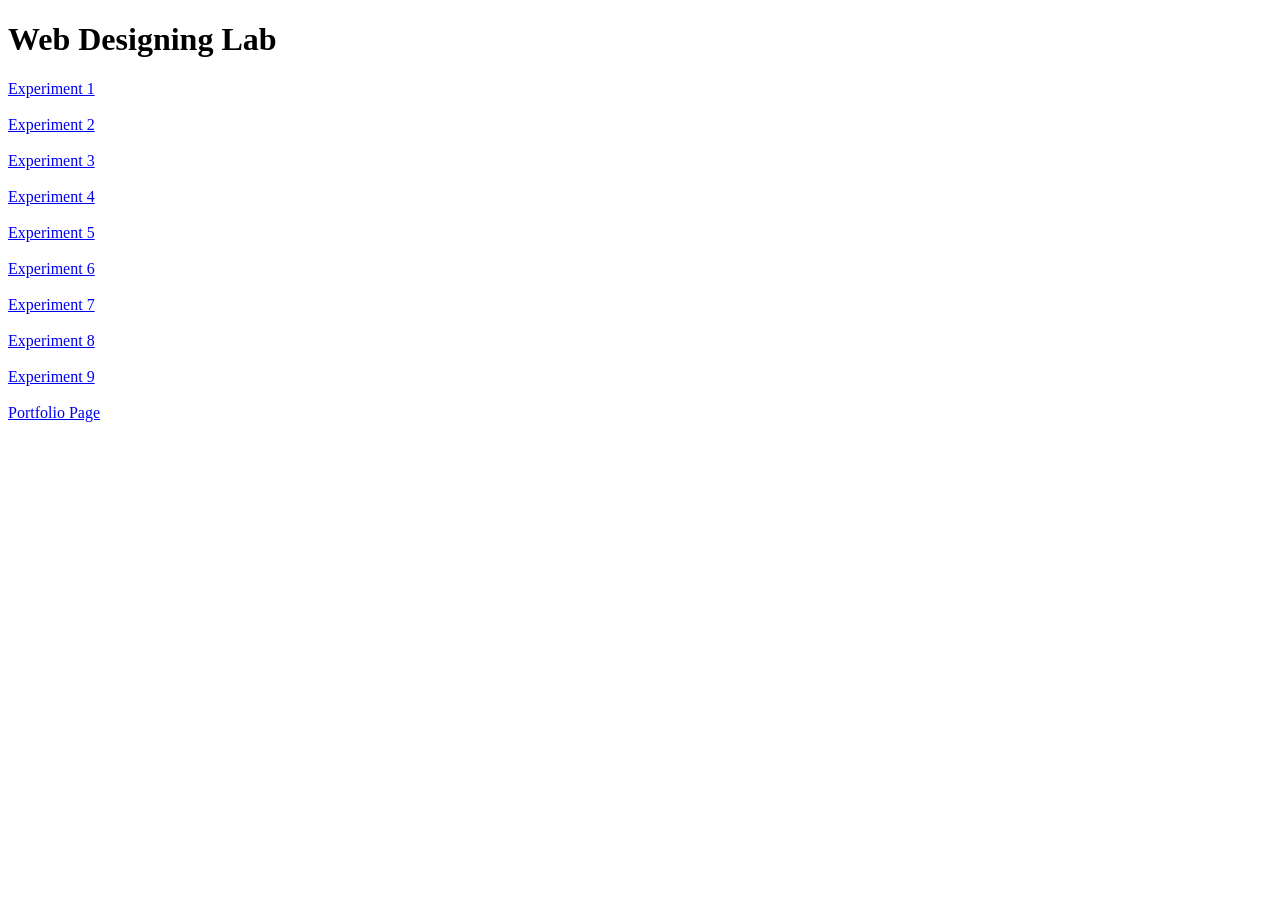
<file: index.html>
<!DOCTYPE html>
<html>
<head>
    <title>Web Designing Lab</title>
</head>
<body>

    <h1>Web Designing Lab</h1>

    <a href="index1.html">Experiment 1</a><br><br>
    <a href="index2.html">Experiment 2</a><br><br>
    <a href="index3.html">Experiment 3</a><br><br>
    <a href="index4.html">Experiment 4</a><br><br> 
     <a href="index5.html">Experiment 5</a><br><br>
     <a href="index6.html">Experiment 6</a><br><br>
     <a href="index7.html">Experiment 7</a><br><br>
     <a href="index8.html">Experiment 8</a><br><br>
    <a href="index9.html">Experiment 9</a><br><br>
    <a href="index10.html">Portfolio Page</a><br><br>

</body>
</html>
</file>
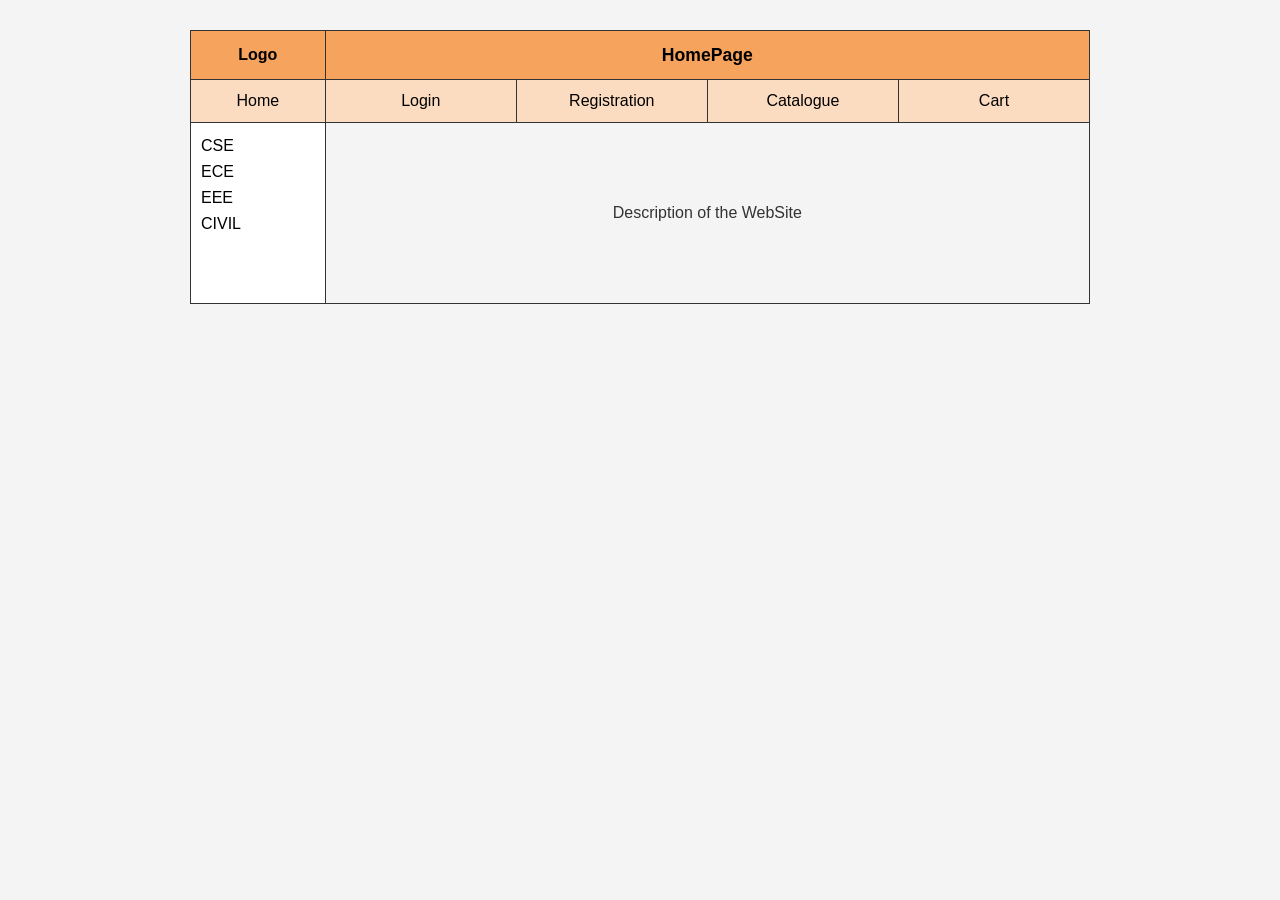
<file: index1.html>
<!DOCTYPE html>
<html lang="en">

    <head>
        <meta charset="UTF-8">
        <meta name="viewport" content="width=device-width, initial-scale=1.0">
        <title>HomePage</title>
        <link rel="stylesheet" href="style1.css">
    </head>

    <body>

        <div class="site-wrapper">

            <!-- Top Row: Logo + Site Name -->
            <div class="top-row">
                <div class="logo-cell">Logo</div>
                <div class="sitename-cell">HomePage</div>
            </div>

            <!-- Nav Row -->
            <div class="nav-row">
                <div class="nav-cell home-cell">Home</div>
                <div class="nav-cell">Login</div>
                <div class="nav-cell">Registration</div>
                <div class="nav-cell">Catalogue</div>
                <div class="nav-cell">Cart</div>
            </div>

            <!-- Content Row -->
            <div class="content-row">
                <div class="sidebar">
                    <div class="sidebar-item">CSE</div>
                    <div class="sidebar-item">ECE</div>
                    <div class="sidebar-item">EEE</div>
                    <div class="sidebar-item">CIVIL</div>
                </div>
                <div class="description">
                    Description of the WebSite
                </div>
            </div>

        </div>

    </body>

</html>
</file>
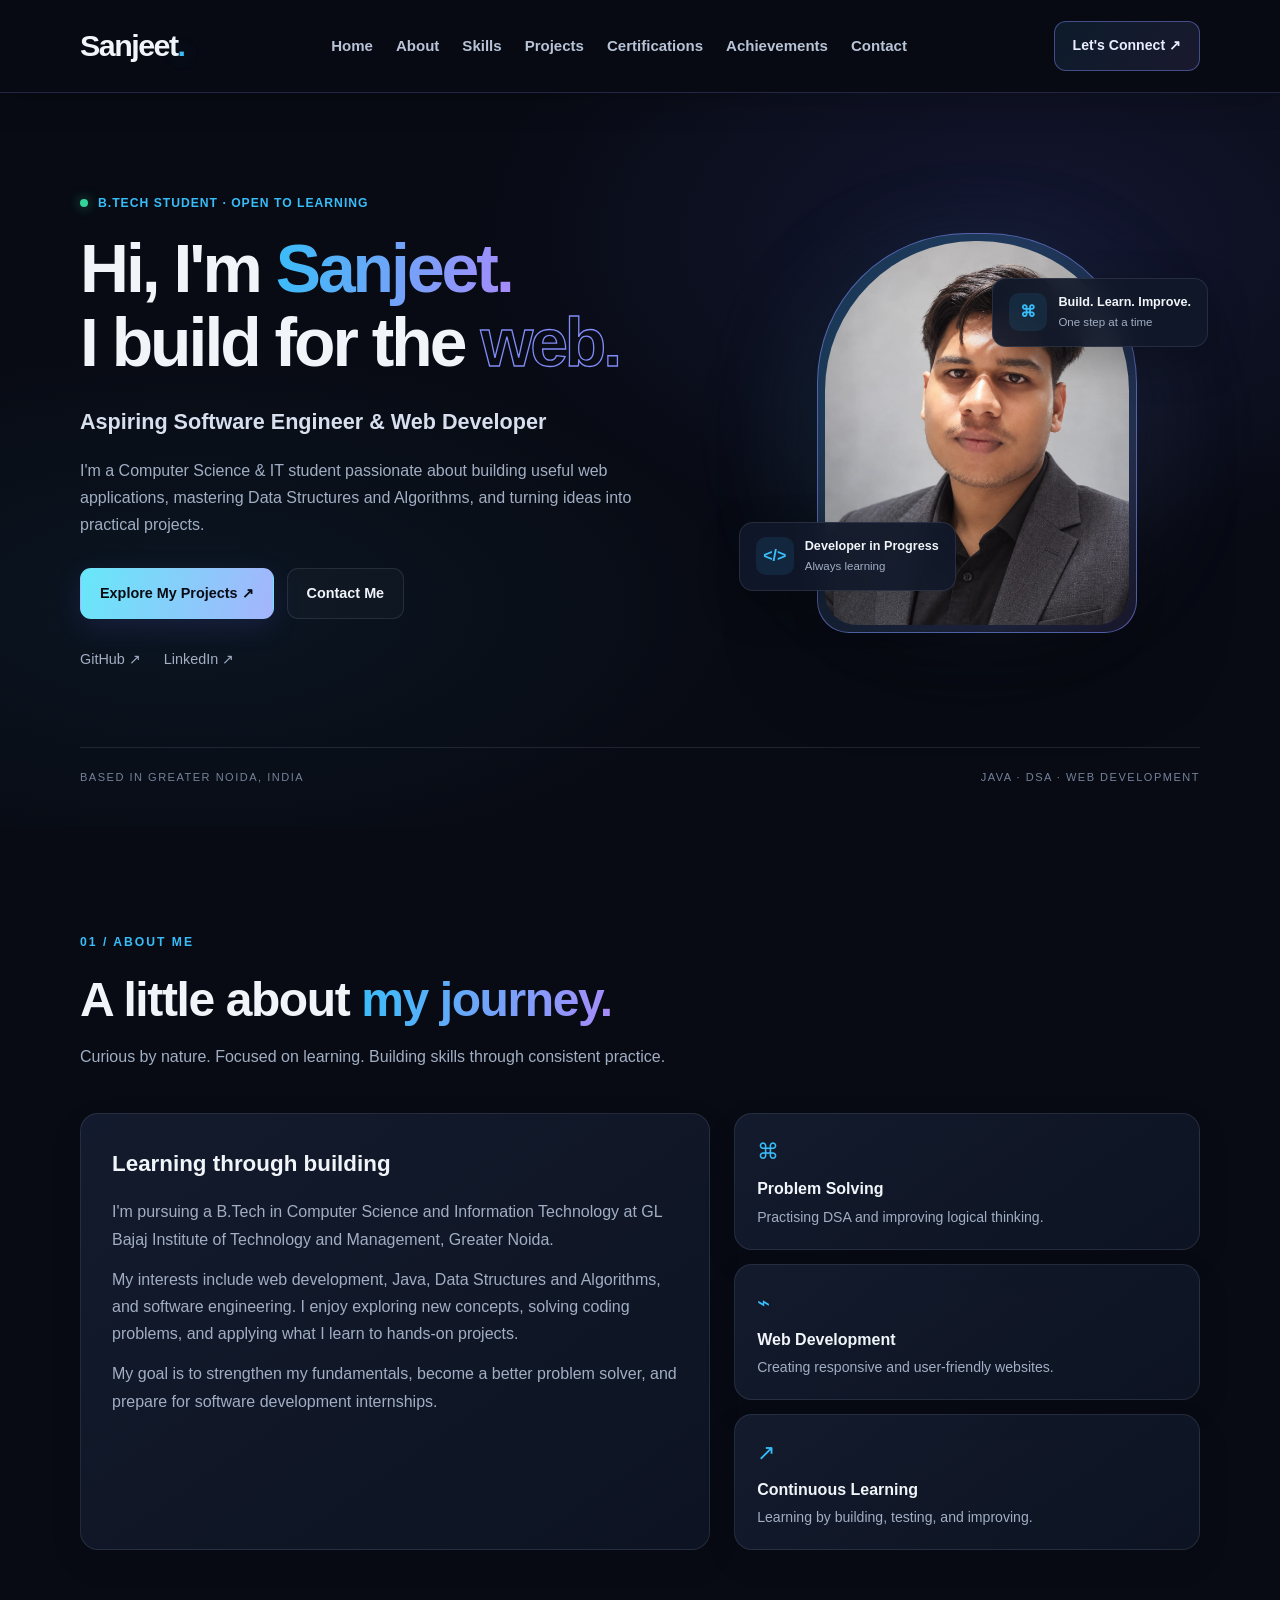
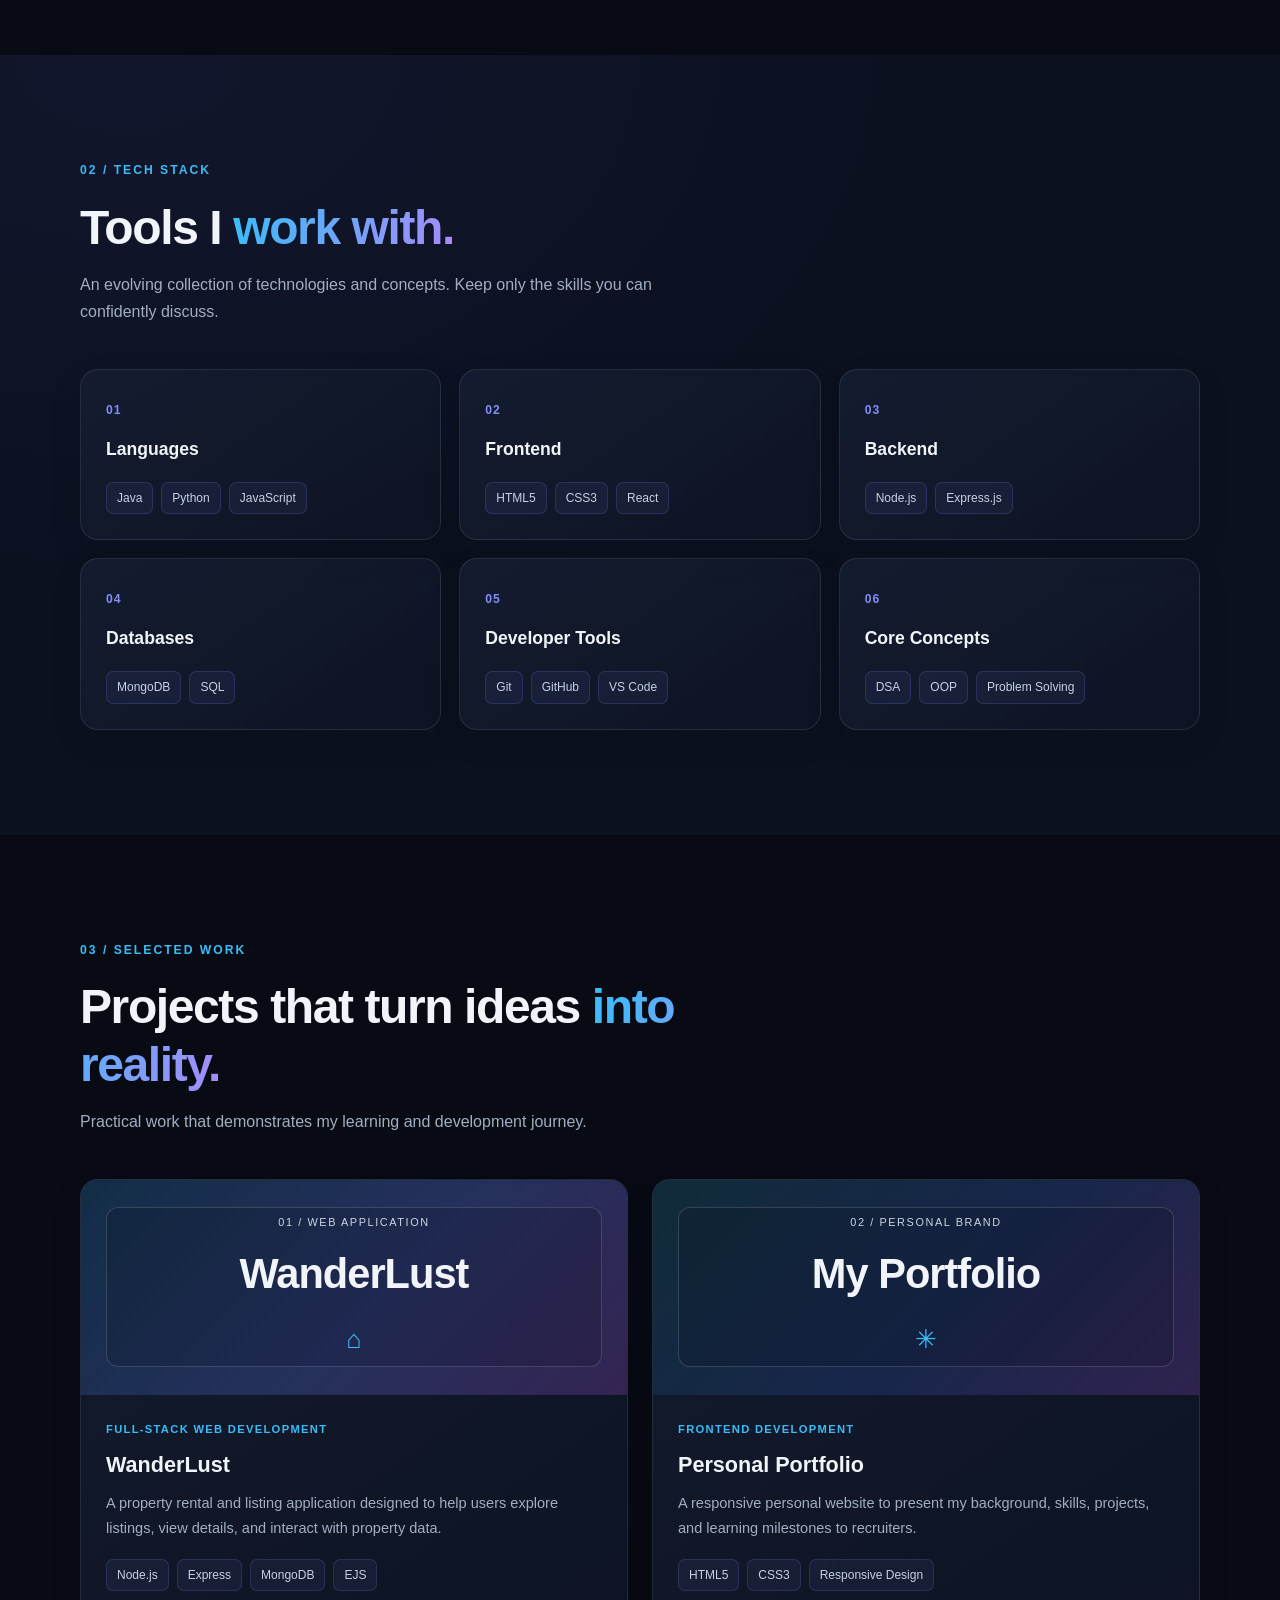
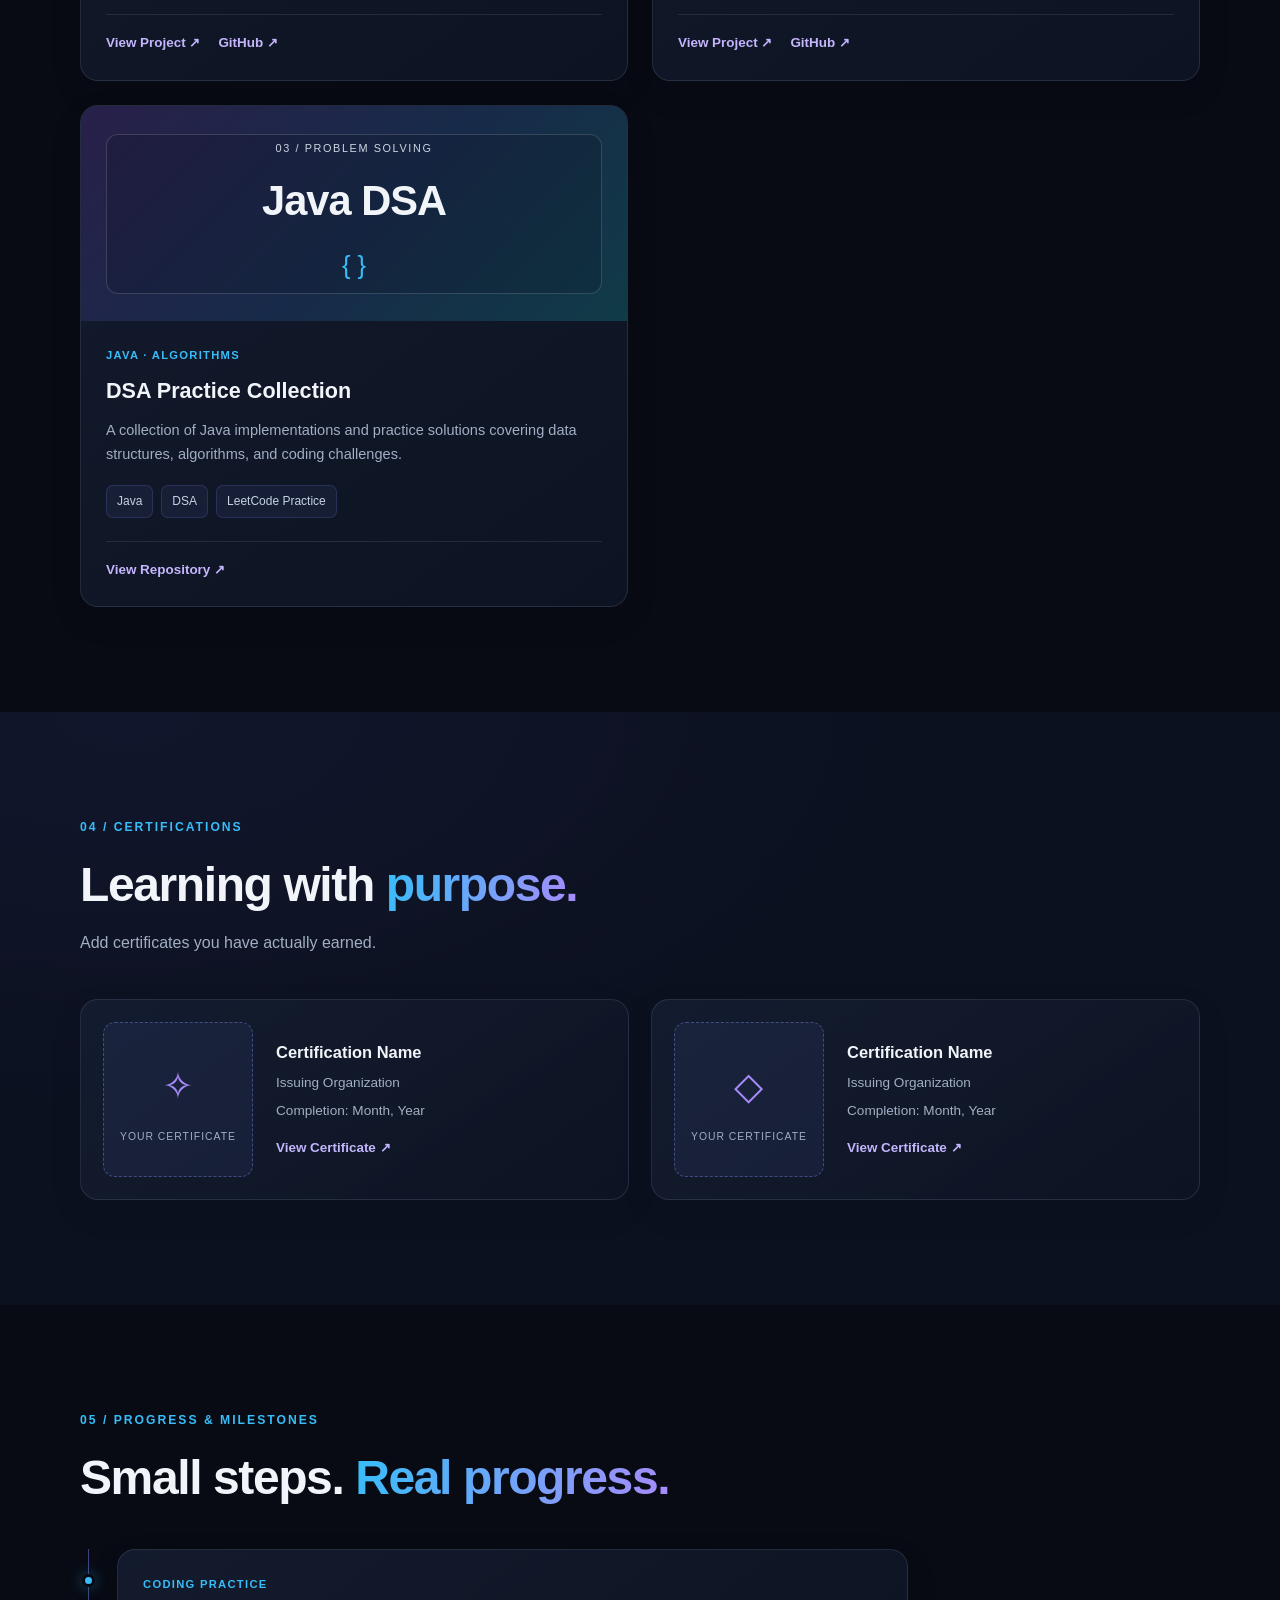
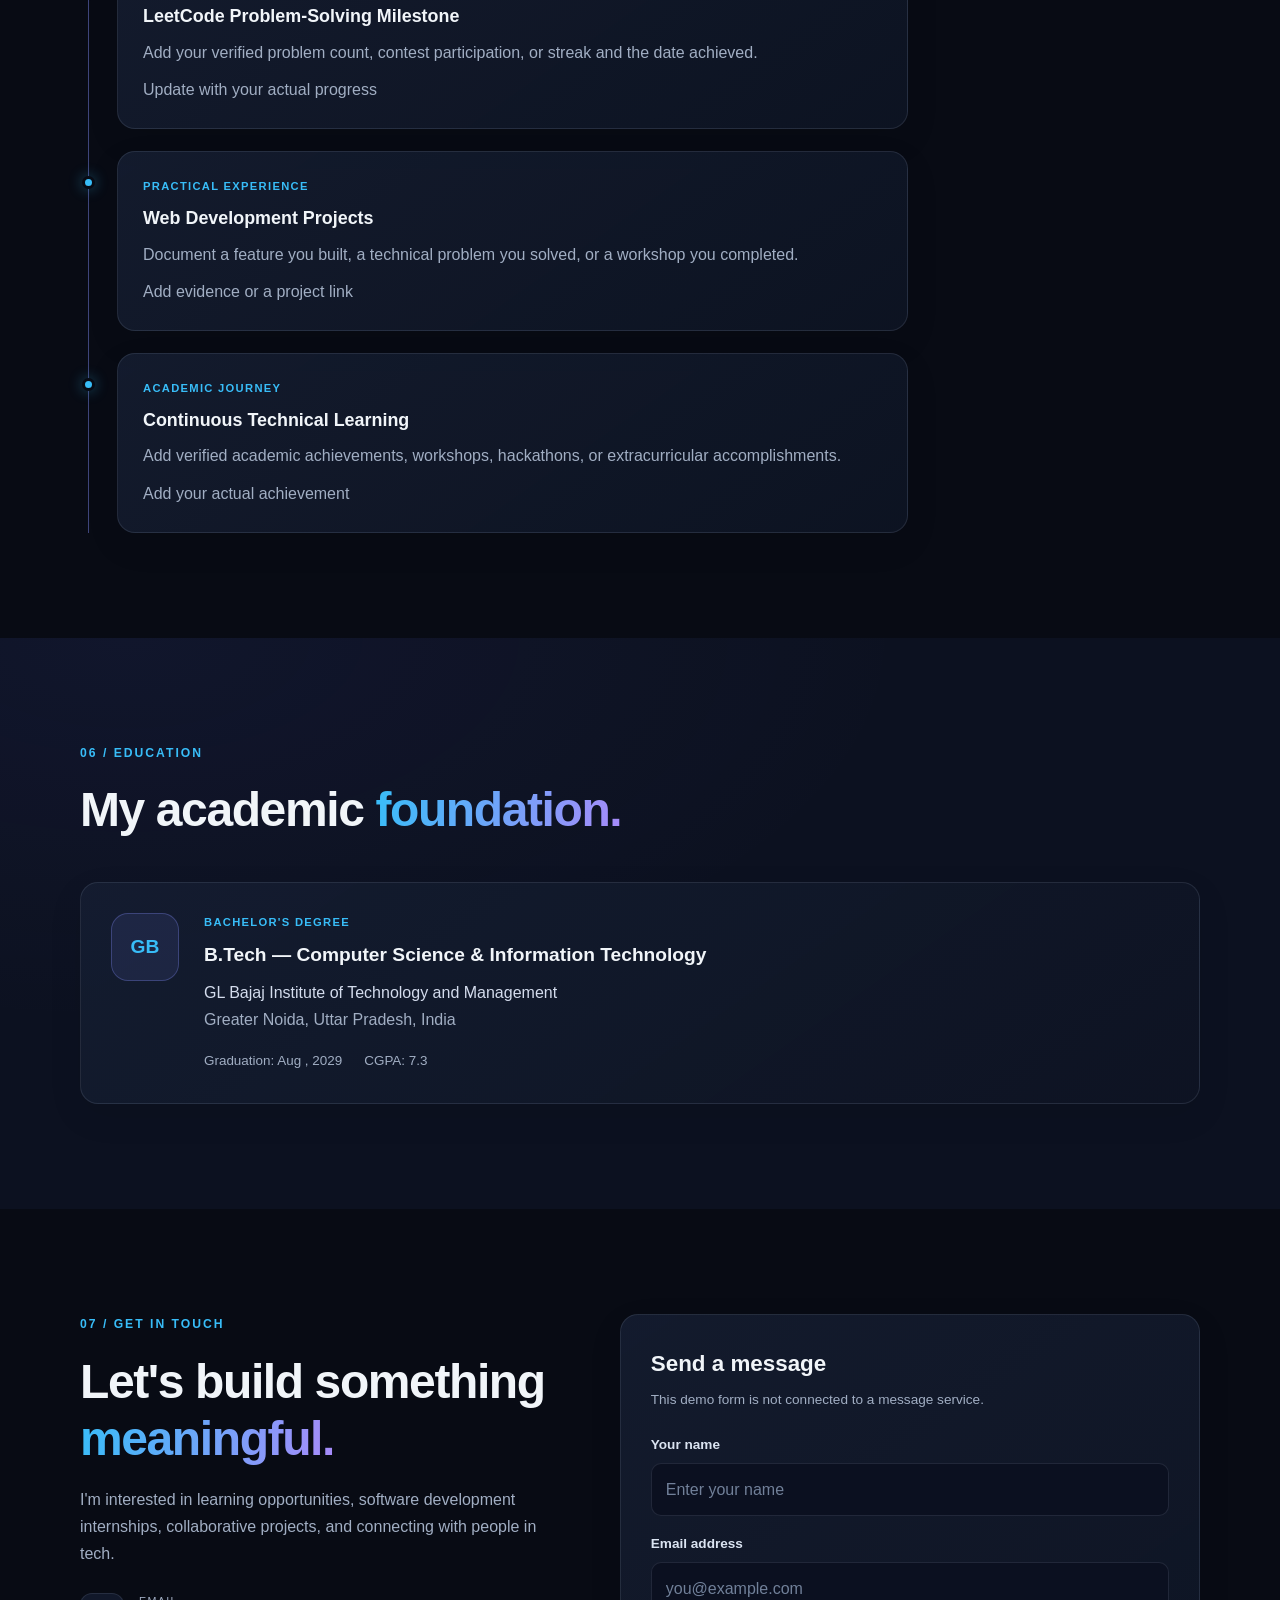
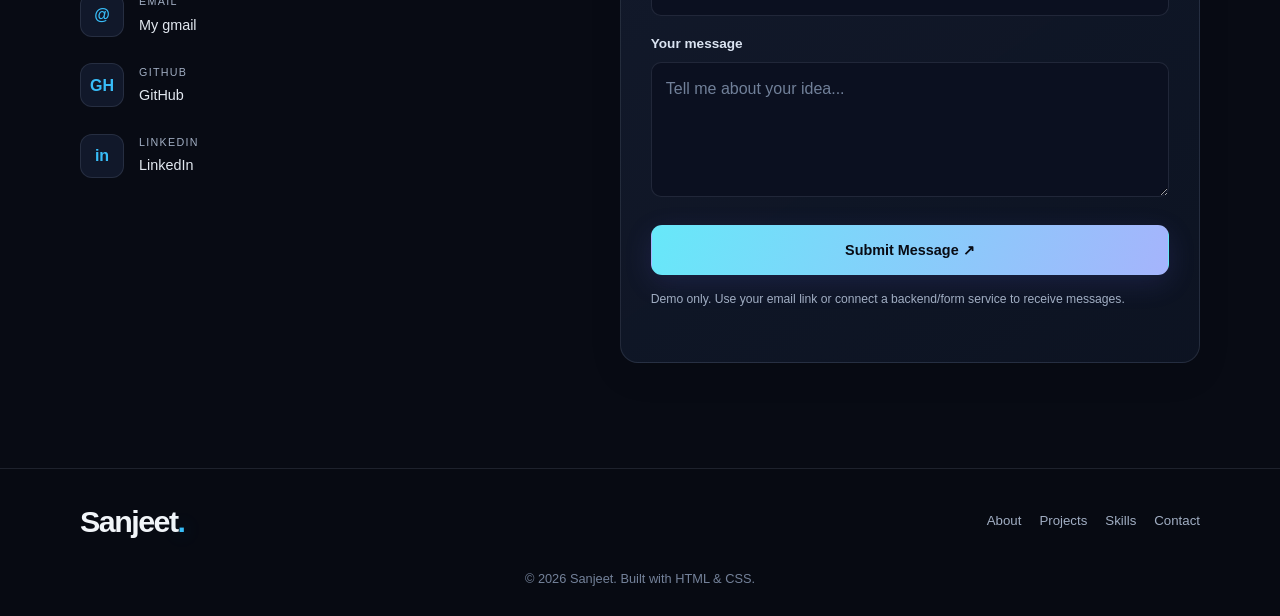
<file: index10.html>
<!DOCTYPE html>
<html lang="en">

    <head>
        <meta charset="UTF-8">
        <meta name="viewport" content="width=device-width, initial-scale=1.0">

        <meta name="description"
            content="Sanjeet's portfolio showcasing web development projects, technical skills, and coding journey.">

        <title>Sanjeet | Software Engineer Portfolio</title>

        <link rel="stylesheet" href="style10.css">
    </head>

    <body>

        <!-- Navigation --> 
        <header class="header">
            <nav class="navbar container" aria-label="Main navigation">
                <a href="#home" class="logo">Sanjeet<span>.</span></a>

                <div class="nav-links">
                    <a href="#home">Home</a>
                    <a href="#about">About</a>
                    <a href="#skills">Skills</a>
                    <a href="#projects">Projects</a>
                    <a href="#certifications">Certifications</a>
                    <a href="#achievements">Achievements</a>
                    <a href="#contact">Contact</a>
                </div>

                <a href="#contact" class="nav-cta">Let's Connect ↗</a>
            </nav>
        </header>

        <main>
            <!-- Hero -->
            <section class="hero section" id="home">
                <div class="container hero-grid">

                    <div class="hero-content">
                        <p class="eyebrow">
                            <span class="status-dot"></span>
                            B.Tech Student · Open to Learning
                        </p>

                        <h1>
                            Hi, I'm <span class="gradient-text">Sanjeet.</span>
                            <br>
                            I build for the <span class="outline-text">web.</span>
                        </h1>

                        <h2 class="hero-subtitle">
                            Aspiring Software Engineer & Web Developer
                        </h2>

                        <p class="hero-description">
                            I'm a Computer Science & IT student passionate about
                            building useful web applications, mastering Data
                            Structures and Algorithms, and turning ideas into
                            practical projects.
                        </p>

                        <div class="hero-actions">
                            <a href="#projects" class="btn btn-primary">
                                Explore My Projects ↗
                            </a>
                            <a href="#contact" class="btn btn-secondary">
                                Contact Me
                            </a>
                        </div>

                        <!-- Replace # with your real profile URLs -->
                        <div class="social-links">
                            <a href="https://github.com/YOUR_USERNAME" target="_blank" rel="noopener noreferrer">
                                GitHub ↗
                            </a>
                            <a href="https://www.linkedin.com/in/YOUR_USERNAME/" target="_blank"
                                rel="noopener noreferrer">
                                LinkedIn ↗
                            </a>
                        </div>
                    </div>

                    <div class="hero-visual">
                        <div class="visual-glow"></div>

                        <div class="profile-frame">
                           <img src="profile.jpeg" alt="Portrait of Sanjeet" class="profile-image">
                        </div>

                        <div class="floating-card card-top">
                            <span class="mini-icon">⌘</span>
                            <div>
                                <strong>Build. Learn. Improve.</strong>
                                <small>One step at a time</small>
                            </div>
                        </div>

                        <div class="floating-card card-bottom">
                            <span class="code-icon">&lt;/&gt;</span>
                            <div>
                                <strong>Developer in Progress</strong>
                                <small>Always learning</small>
                            </div>
                        </div>
                    </div>

                </div>

                <div class="hero-bottom container">
                    <span>BASED IN GREATER NOIDA, INDIA</span>
                    <span>JAVA · DSA · WEB DEVELOPMENT</span>
                </div>
            </section>

            <!-- About -->
            <section class="section" id="about">
                <div class="container">
                    <div class="section-heading">
                        <p class="eyebrow">01 / ABOUT ME</p>
                        <h2>A little about <span class="gradient-text">my journey.</span></h2>
                        <p class="section-description">
                            Curious by nature. Focused on learning. Building
                            skills through consistent practice.
                        </p>
                    </div>

                    <div class="about-grid">
                        <article class="glass-card about-card">
                            <h3>Learning through building</h3>
                            <p>
                                I'm pursuing a B.Tech in Computer Science and
                                Information Technology at GL Bajaj Institute of
                                Technology and Management, Greater Noida.
                            </p>
                            <p>
                                My interests include web development, Java,
                                Data Structures and Algorithms, and software
                                engineering. I enjoy exploring new concepts,
                                solving coding problems, and applying what I
                                learn to hands-on projects.
                            </p>
                            <p>
                                My goal is to strengthen my fundamentals,
                                become a better problem solver, and prepare
                                for software development internships.
                            </p>
                        </article>

                        <div class="about-highlights">
                            <article class="glass-card highlight-card">
                                <span class="highlight-icon">⌘</span>
                                <h3>Problem Solving</h3>
                                <p>Practising DSA and improving logical thinking.</p>
                            </article>

                            <article class="glass-card highlight-card">
                                <span class="highlight-icon">⌁</span>
                                <h3>Web Development</h3>
                                <p>Creating responsive and user-friendly websites.</p>
                            </article>

                            <article class="glass-card highlight-card">
                                <span class="highlight-icon">↗</span>
                                <h3>Continuous Learning</h3>
                                <p>Learning by building, testing, and improving.</p>
                            </article>
                        </div>
                    </div>
                </div>
            </section>

            <!-- Skills -->
            <section class="section section-alt" id="skills">
                <div class="container">
                    <div class="section-heading">
                        <p class="eyebrow">02 / TECH STACK</p>
                        <h2>Tools I <span class="gradient-text">work with.</span></h2>
                        <p class="section-description">
                            An evolving collection of technologies and concepts.
                            Keep only the skills you can confidently discuss.
                        </p>
                    </div>

                    <div class="skills-grid">
                        <article class="glass-card skill-card">
                            <span class="skill-number">01</span>
                            <h3>Languages</h3>
                            <div class="tags">
                                <span>Java</span>
                                <span>Python</span>
                                <span>JavaScript</span>
                            </div>
                        </article>

                        <article class="glass-card skill-card">
                            <span class="skill-number">02</span>
                            <h3>Frontend</h3>
                            <div class="tags">
                                <span>HTML5</span>
                                <span>CSS3</span>
                                <span>React</span>
                            </div>
                        </article>

                        <article class="glass-card skill-card">
                            <span class="skill-number">03</span>
                            <h3>Backend</h3>
                            <div class="tags">
                                <span>Node.js</span>
                                <span>Express.js</span>
                            </div>
                        </article>

                        <article class="glass-card skill-card">
                            <span class="skill-number">04</span>
                            <h3>Databases</h3>
                            <div class="tags">
                                <span>MongoDB</span>
                                <span>SQL</span>
                            </div>
                        </article>

                        <article class="glass-card skill-card">
                            <span class="skill-number">05</span>
                            <h3>Developer Tools</h3>
                            <div class="tags">
                                <span>Git</span>
                                <span>GitHub</span>
                                <span>VS Code</span>
                            </div>
                        </article>

                        <article class="glass-card skill-card">
                            <span class="skill-number">06</span>
                            <h3>Core Concepts</h3>
                            <div class="tags">
                                <span>DSA</span>
                                <span>OOP</span>
                                <span>Problem Solving</span>
                            </div>
                        </article>
                    </div>
                </div>
            </section>

            <!-- Projects -->
            <section class="section" id="projects">
                <div class="container">
                    <div class="section-heading">
                        <p class="eyebrow">03 / SELECTED WORK</p>
                        <h2>Projects that turn ideas <span class="gradient-text">into reality.</span></h2>
                        <p class="section-description">
                            Practical work that demonstrates my learning and
                            development journey.
                        </p>
                    </div>

                    <div class="projects-grid">

                        <article class="glass-card project-card">
                            <div class="project-visual project-one">
                                <!-- Replace with a real project screenshot -->
                                <div class="project-placeholder">
                                    <span class="preview-label">01 / WEB APPLICATION</span>
                                    <span class="preview-title">WanderLust</span>
                                    <span class="preview-symbol">⌂</span>
                                </div>
                            </div>

                            <div class="project-content">
                                <p class="project-type">FULL-STACK WEB DEVELOPMENT</p>
                                <h3>WanderLust</h3>
                                <p>
                                    A property rental and listing application
                                    designed to help users explore listings,
                                    view details, and interact with property data.
                                </p>
                                <div class="tags">
                                    <span>Node.js</span>
                                    <span>Express</span>
                                    <span>MongoDB</span>
                                    <span>EJS</span>
                                </div>
                                <div class="project-links">
                                    <!-- Replace # with verified URLs -->
                                    <a href="https://sanjeetp.vercel.app/listings" target="_blank"
                                        rel="noopener noreferrer">
                                        View Project ↗
                                    </a>
                                    <a href="https://github.com/sanjeetp610-netizen/sanjeet" target="_blank"
                                        rel="noopener noreferrer">
                                        GitHub ↗
                                    </a>
                                </div>
                            </div>
                        </article>

                        <article class="glass-card project-card">
                            <div class="project-visual project-two">
                                <div class="project-placeholder">
                                    <span class="preview-label">02 / PERSONAL BRAND</span>
                                    <span class="preview-title">My Portfolio</span>
                                    <span class="preview-symbol">✳</span>
                                </div>
                            </div>

                            <div class="project-content">
                                <p class="project-type">FRONTEND DEVELOPMENT</p>
                                <h3>Personal Portfolio</h3>
                                <p>
                                    A responsive personal website to present
                                    my background, skills, projects, and
                                    learning milestones to recruiters.
                                </p>
                                <div class="tags">
                                    <span>HTML5</span>
                                    <span>CSS3</span>
                                    <span>Responsive Design</span>
                                </div>
                                <div class="project-links">
                                    <a href="YOUR_PORTFOLIO_URL" target="_blank" rel="noopener noreferrer">
                                        View Project ↗
                                    </a>
                                    <a href="https://github.com/sanjeetp610-netizen/Portfolio-Page" target="_blank"
                                        rel="noopener noreferrer">
                                        GitHub ↗
                                    </a>
                                </div>
                            </div>
                        </article>

                        <article class="glass-card project-card">
                            <div class="project-visual project-three">
                                <div class="project-placeholder">
                                    <span class="preview-label">03 / PROBLEM SOLVING</span>
                                    <span class="preview-title">Java DSA</span>
                                    <span class="preview-symbol">{ }</span>
                                </div>
                            </div>

                            <div class="project-content">
                                <p class="project-type">JAVA · ALGORITHMS</p>
                                <h3>DSA Practice Collection</h3>
                                <p>
                                    A collection of Java implementations and
                                    practice solutions covering data structures,
                                    algorithms, and coding challenges.
                                </p>
                                <div class="tags">
                                    <span>Java</span>
                                    <span>DSA</span>
                                    <span>LeetCode Practice</span>
                                </div>
                                <div class="project-links">
                                    <a href="https://leetcode.com/u/sanjeetprajapati/" target="_blank"
                                        rel="noopener noreferrer">
                                        View Repository ↗
                                    </a>
                                </div>
                            </div>
                        </article>

                    </div>
                </div>
            </section>

            <!-- Certifications -->
            <section class="section section-alt" id="certifications">
                <div class="container">
                    <div class="section-heading">
                        <p class="eyebrow">04 / CERTIFICATIONS</p>
                        <h2>Learning with <span class="gradient-text">purpose.</span></h2>
                        <p class="section-description">
                            Add certificates you have actually earned.
                        </p>
                    </div>

                    <div class="cert-grid">
                        <article class="glass-card cert-card">
                            <div class="cert-preview">
                                <span class="cert-icon">✧</span>
                                <span>YOUR CERTIFICATE</span>
                            </div>
                            <div class="cert-content">
                                <h3>Certification Name</h3>
                                <p>Issuing Organization</p>
                                <p class="muted">Completion: Month, Year</p>
                                <a class="text-link"
                                    href="https://www.coursera.org/account/accomplishments/verify/DYNS91P6EO9Z">
                                    View Certificate ↗
                                </a>
                            </div>
                        </article>

                        <article class="glass-card cert-card">
                            <div class="cert-preview">
                                <span class="cert-icon">◇</span>
                                <span>YOUR CERTIFICATE</span>
                            </div>
                            <div class="cert-content">
                                <h3>Certification Name</h3>
                                <p>Issuing Organization</p>
                                <p class="muted">Completion: Month, Year</p>
                                <a class="text-link"
                                    href="https://www.coursera.org/account/accomplishments/verify/4ZHMKI1JW1CU">
                                    View Certificate ↗
                                </a>
                            </div>
                        </article>
                    </div>
                </div>
            </section>

            <!-- Achievements -->
            <section class="section" id="achievements">
                <div class="container">
                    <div class="section-heading">
                        <p class="eyebrow">05 / PROGRESS & MILESTONES</p>
                        <h2>Small steps. <span class="gradient-text">Real progress.</span></h2>
                    </div>

                    <div class="timeline">
                        <article class="timeline-item">
                            <span class="timeline-dot"></span>
                            <div class="glass-card timeline-card">
                                <p class="project-type">CODING PRACTICE</p>
                                <h3>LeetCode Problem-Solving Milestone</h3>
                                <p>
                                    Add your verified problem count, contest
                                    participation, or streak and the date achieved.
                                </p>
                                <span class="muted">Update with your actual progress</span>
                            </div>
                        </article>

                        <article class="timeline-item">
                            <span class="timeline-dot"></span>
                            <div class="glass-card timeline-card">
                                <p class="project-type">PRACTICAL EXPERIENCE</p>
                                <h3>Web Development Projects</h3>
                                <p>
                                    Document a feature you built, a technical
                                    problem you solved, or a workshop you completed.
                                </p>
                                <span class="muted">Add evidence or a project link</span>
                            </div>
                        </article>

                        <article class="timeline-item">
                            <span class="timeline-dot"></span>
                            <div class="glass-card timeline-card">
                                <p class="project-type">ACADEMIC JOURNEY</p>
                                <h3>Continuous Technical Learning</h3>
                                <p>
                                    Add verified academic achievements, workshops,
                                    hackathons, or extracurricular accomplishments.
                                </p>
                                <span class="muted">Add your actual achievement</span>
                            </div>
                        </article>
                    </div>
                </div>
            </section>

            <!-- Education -->
            <section class="section section-alt" id="education">
                <div class="container">
                    <div class="section-heading">
                        <p class="eyebrow">06 / EDUCATION</p>
                        <h2>My academic <span class="gradient-text">foundation.</span></h2>
                    </div>

                    <article class="glass-card education-card">
                        <div class="education-mark">GB</div>
                        <div>
                            <p class="project-type">BACHELOR'S DEGREE</p>
                            <h3>B.Tech — Computer Science & Information Technology</h3>
                            <p class="education-college">
                                GL Bajaj Institute of Technology and Management
                            </p>
                            <p class="muted">Greater Noida, Uttar Pradesh, India</p>
                            <div class="education-meta">
                                <span>Graduation: Aug , 2029 </span>
                                <span>CGPA: 7.3 </span>
                            </div>
                        </div>
                    </article>
                </div>
            </section>

            <!-- Contact -->
            <section class="section" id="contact">
                <div class="container">
                    <div class="contact-grid">
                        <div class="contact-content">
                            <p class="eyebrow">07 / GET IN TOUCH</p>
                            <h2>Let's build something <span class="gradient-text">meaningful.</span></h2>
                            <p>
                                I'm interested in learning opportunities,
                                software development internships, collaborative
                                projects, and connecting with people in tech.
                            </p>

                            <!-- Replace these with your real details -->
                            <div class="contact-detail">
                                <span class="detail-icon">@</span>
                                <div>
                                    <small>EMAIL</small>
                                    <a href="Sanjeetp610@gmail.com">
                                        My gmail
                                    </a>
                                </div>
                            </div>

                            <div class="contact-detail">
                                <span class="detail-icon">GH</span>
                                <div>
                                    <small>GITHUB</small>
                                    <a href="https://github.com/dashboard">
                                        GitHub
                                    </a>
                                </div>
                            </div>

                            <div class="contact-detail">
                                <span class="detail-icon">in</span>
                                <div>
                                    <small>LINKEDIN</small>
                                    <a href="https://www.linkedin.com/in/sanjeet-prajapati-bab896276/">
                                        LinkedIn
                                    </a>
                                </div>
                            </div>
                        </div>

                        <!-- Visual form only: HTML/CSS do not send messages -->
                        <form class="glass-card contact-form" action="#contact" method="get">
                            <h3>Send a message</h3>
                            <p class="muted">
                                This demo form is not connected to a message service.
                            </p>

                            <label for="name">Your name</label>
                            <input type="text" id="name" name="name" placeholder="Enter your name" required>

                            <label for="email">Email address</label>
                            <input type="email" id="email" name="email" placeholder="you@example.com" required>

                            <label for="message">Your message</label>
                            <textarea id="message" name="message" rows="4" placeholder="Tell me about your idea..."
                                required></textarea>

                            <button class="btn btn-primary form-button" type="submit">
                                Submit Message ↗
                            </button>

                            <p class="form-note">
                                Demo only. Use your email link or connect a
                                backend/form service to receive messages.
                            </p>
                        </form>
                    </div>
                </div>
            </section>
        </main>

        <!-- Footer -->
        <footer class="footer">
            <div class="container footer-inner">
                <a href="#home" class="logo">Sanjeet<span>.</span></a>

                <div class="footer-links">
                    <a href="#about">About</a>
                    <a href="#projects">Projects</a>
                    <a href="#skills">Skills</a>
                    <a href="#contact">Contact</a>
                </div>

                <p>© 2026 Sanjeet. Built with HTML & CSS.</p>
            </div>
        </footer>

    </body>

</html>
</file>
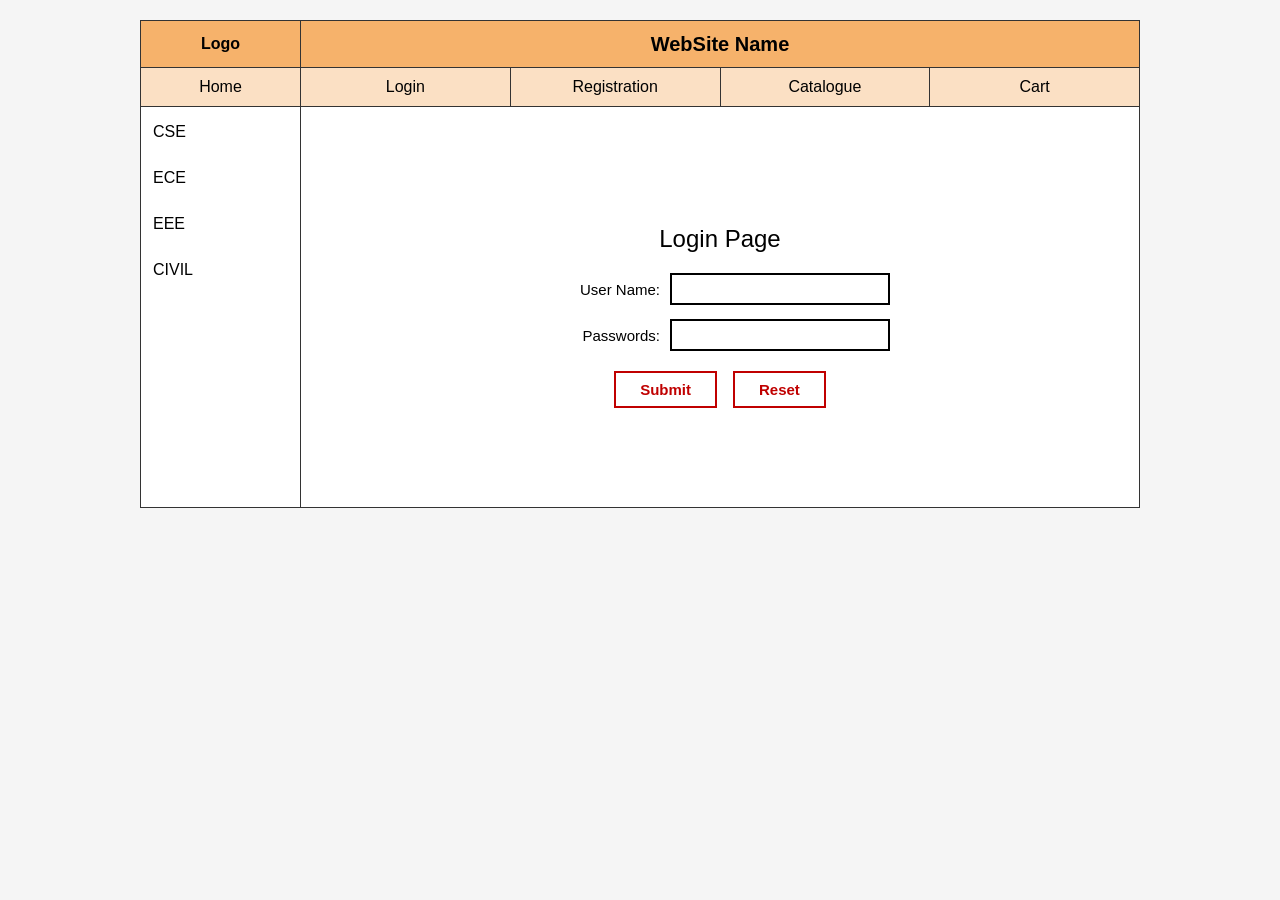
<file: index2.html>
<!DOCTYPE html>
<html lang="en">

    <head>
        <meta charset="UTF-8">
        <title>Login Page</title>
        <link rel="stylesheet" href="style2.css">
    </head>

    <body>

        <div class="site">

            <div class="header">
                <div class="logo">Logo</div>
                <div class="site-name">WebSite Name</div>
            </div>

            <div class="nav">
                <div class="home-cell">Home</div>
                <div>Login</div>
                <div>Registration</div>
                <div>Catalogue</div>
                <div>Cart</div>
            </div>

            <div class="body-row">
                <div class="sidebar">
                    <div>CSE</div>
                    <div>ECE</div>
                    <div>EEE</div>
                    <div>CIVIL</div>
                </div>

                <div class="main-content">
                    <div class="login-box">
                        <h2>Login Page</h2>
                        <form>
                            <div class="form-row">
                                <label for="username">User Name:</label>
                                <input type="text" id="username" name="username">
                            </div>
                            <div class="form-row">
                                <label for="password">Passwords:</label>
                                <input type="password" id="password" name="password">
                            </div>
                            <div class="buttons">
                                <button type="submit">Submit</button>
                                <button type="reset">Reset</button>
                            </div>
                        </form>
                    </div>
                </div>
            </div>

        </div>

    </body>

</html>
</file>
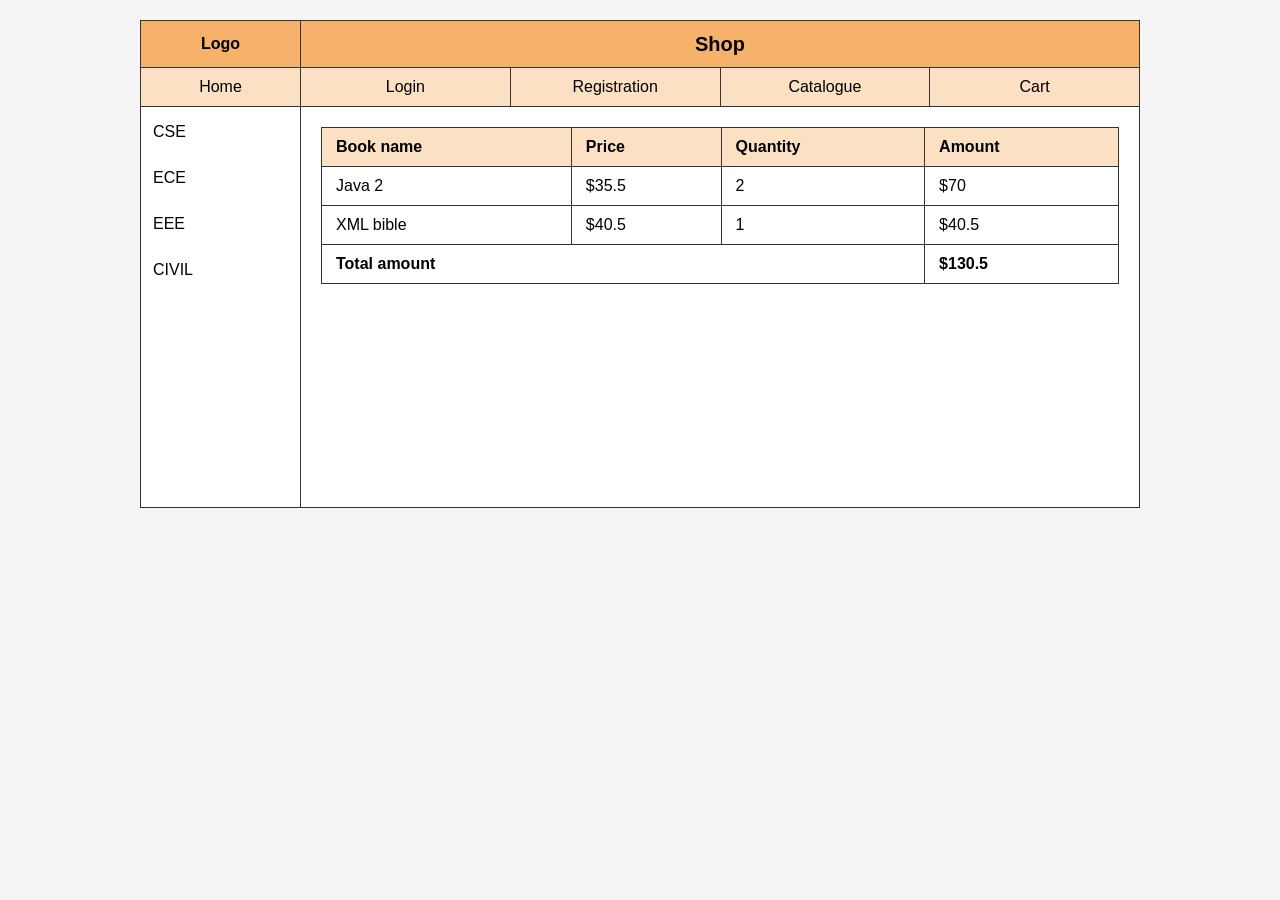
<file: index4.html>
<!DOCTYPE html>
<html lang="en">

    <head>
        <meta charset="UTF-8">
        <title>Cart Page</title>
        <link rel="stylesheet" href="cart4.css">
    </head>

    <body>

        <div class="site">

            <div class="header">
                <div class="logo">Logo</div>
                <div class="site-name">Shop</div>
            </div>

            <div class="nav">
                <div class="home-cell">Home</div>
                <div>Login</div>
                <div>Registration</div>
                <div>Catalogue</div>
                <div>Cart</div>
            </div>

            <div class="body-row">
                <div class="sidebar">
                    <div>CSE</div>
                    <div>ECE</div>
                    <div>EEE</div>
                    <div>CIVIL</div>
                </div>

                <div class="main-content">
                    <table class="cart-table">
                        <thead>
                            <tr>
                                <th>Book name</th>
                                <th>Price</th>
                                <th>Quantity</th>
                                <th>Amount</th>
                            </tr>
                        </thead>
                        <tbody>
                            <tr>
                                <td>Java 2</td>
                                <td>$35.5</td>
                                <td>2</td>
                                <td>$70</td>
                            </tr>
                            <tr>
                                <td>XML bible</td>
                                <td>$40.5</td>
                                <td>1</td>
                                <td>$40.5</td>
                            </tr>
                            <tr class="total-row">
                                <td colspan="3">Total amount</td>
                                <td>$130.5</td>
                            </tr>
                        </tbody>
                    </table>
                </div>
            </div>

        </div>

    </body>

</html>
</file>
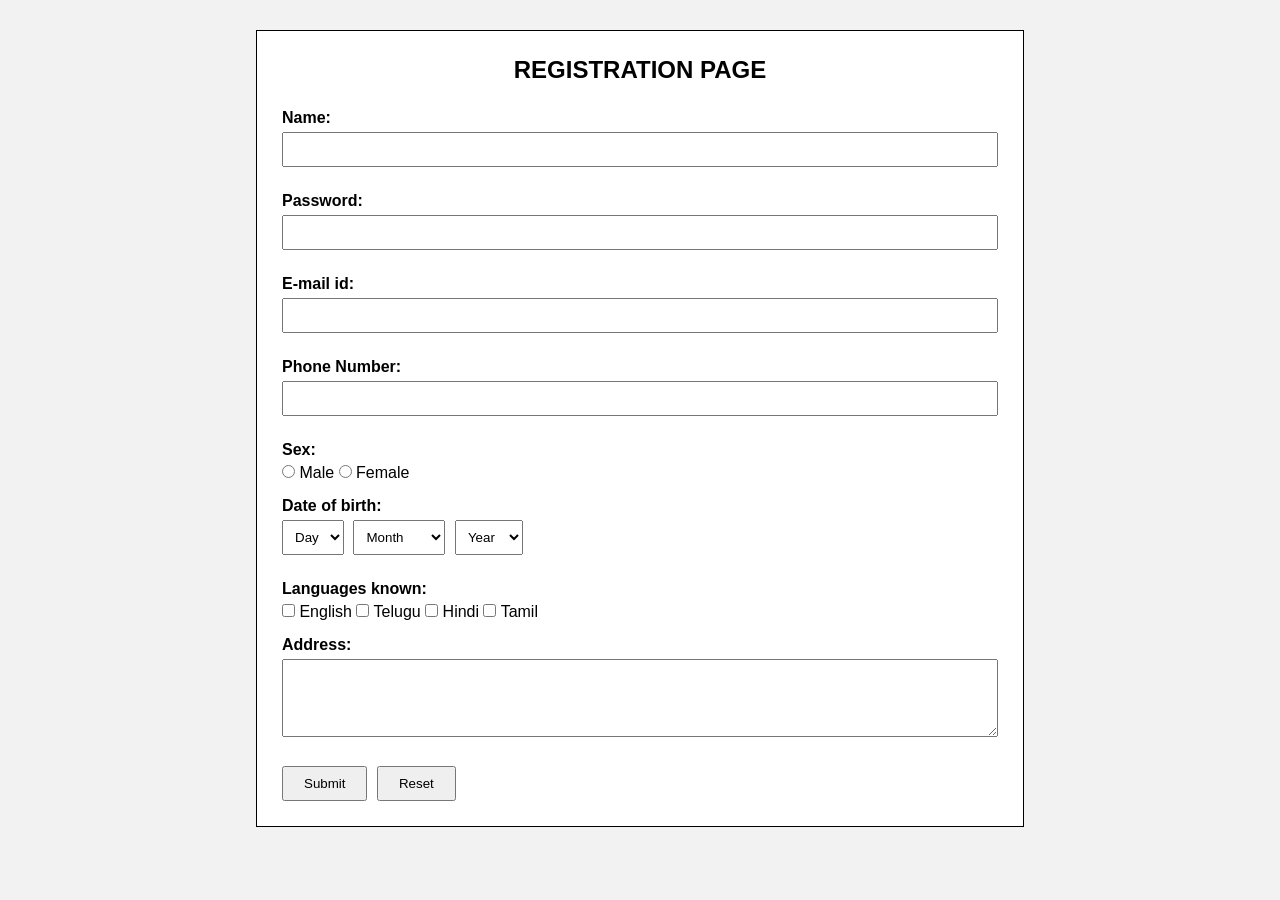
<file: index5.html>
<!DOCTYPE html>
<html lang="en">

    <head>
        <meta charset="UTF-8">
        <title>Registration</title>
        <link rel="stylesheet" href="style5.css">
    </head>

    <body>

        <div class="form">
            <h2>REGISTRATION PAGE</h2>

            <form>
                <label>Name:</label>
                <input type="text">

                <label>Password:</label>
                <input type="password">

                <label>E-mail id:</label>
                <input type="email">

                <label>Phone Number:</label>
                <input type="text">

                <label>Sex:</label>
                <input type="radio" name="sex"> Male
                <input type="radio" name="sex"> Female

                <label>Date of birth:</label>
                <select>
                    <option>Day</option>
                    <option>1</option>
                    <option>2</option>
                </select>

                <select>
                    <option>Month</option>
                    <option>January</option>
                    <option>February</option>
                </select>

                <select>
                    <option>Year</option>
                    <option>2000</option>
                    <option>2001</option>
                </select>

                <label>Languages known:</label>
                <input type="checkbox"> English
                <input type="checkbox"> Telugu
                <input type="checkbox"> Hindi
                <input type="checkbox"> Tamil

                <label>Address:</label>
                <textarea rows="4" cols="30"></textarea>

                <br>
                <input type="submit" value="Submit">
                <input type="reset" value="Reset">
            </form>
        </div>

    </body>

</html>
</file>
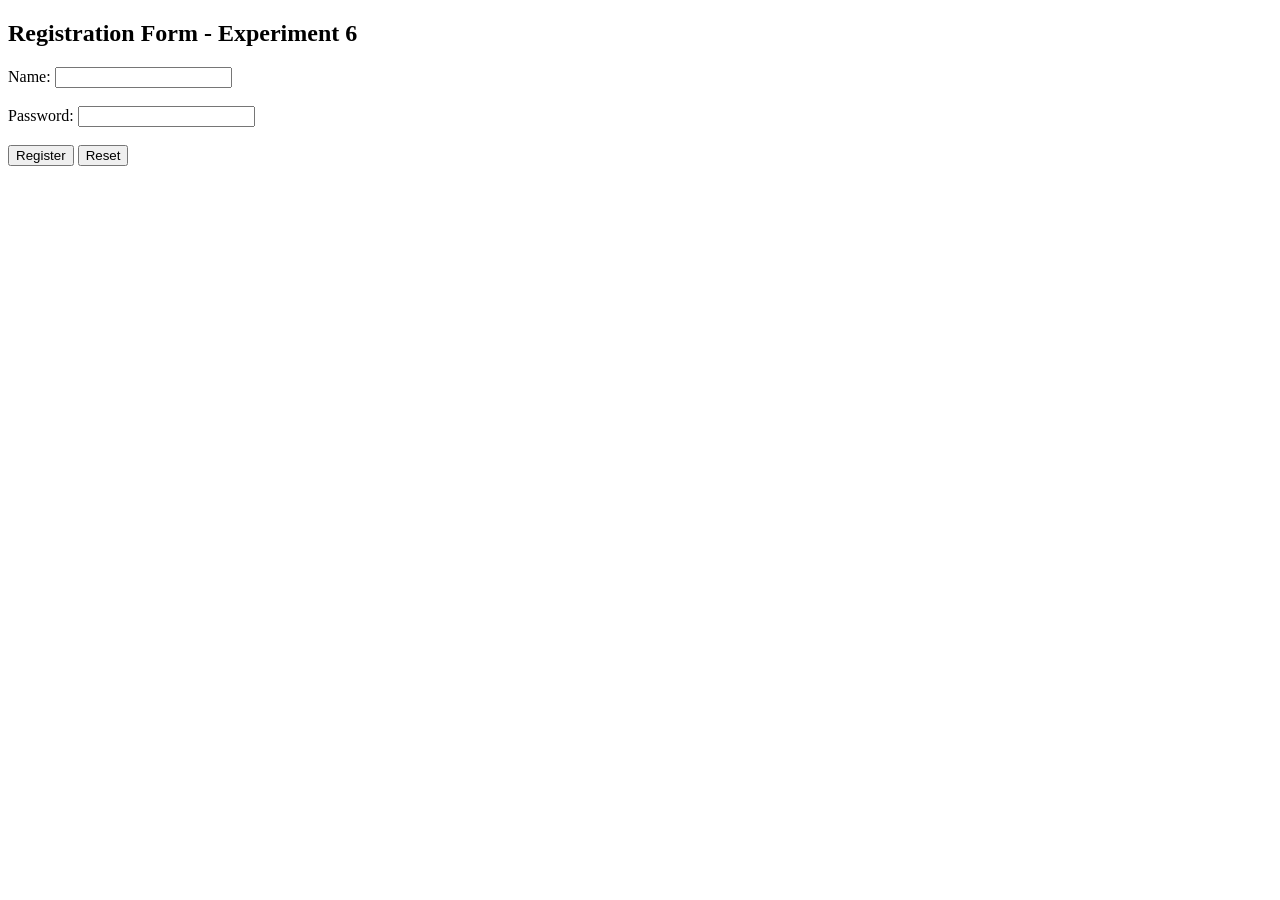
<file: index6.html>
<!DOCTYPE html>

<html lang="en">

    <head>

        <meta charset="UTF-8">

        <meta name="viewport" content="width=device-width, initial-scale=1.0">

        <title>Experiment 6 - Name and Password Validation</title>

        <script>

            function validateForm() {

                const name = document.getElementById("name").value.trim();

                const password = document.getElementById("password").value;



                // Name must contain only letters and be at least 6 characters long.

                const namePattern = /^[A-Za-z]{6,}$/;



                if (!namePattern.test(name)) {

                    alert("Name must contain only alphabets and be at least 6 characters long.");

                    return false;

                }



                if (password.length < 6) {

                    alert("Password must be at least 6 characters long.");

                    return false;

                }



                alert("Name and password are valid!");

                return true;

            }

        </script>

    </head>

    <body>

        <h2>Registration Form - Experiment 6</h2>

        <form onsubmit="return validateForm()">

            <label for="name">Name:</label>

            <input type="text" id="name" name="name" required>

            <br><br>



            <label for="password">Password:</label>

            <input type="password" id="password" name="password" required>

            <br><br>



            <button type="submit">Register</button>

            <button type="reset">Reset</button>

        </form>

    </body>

</html>
</file>
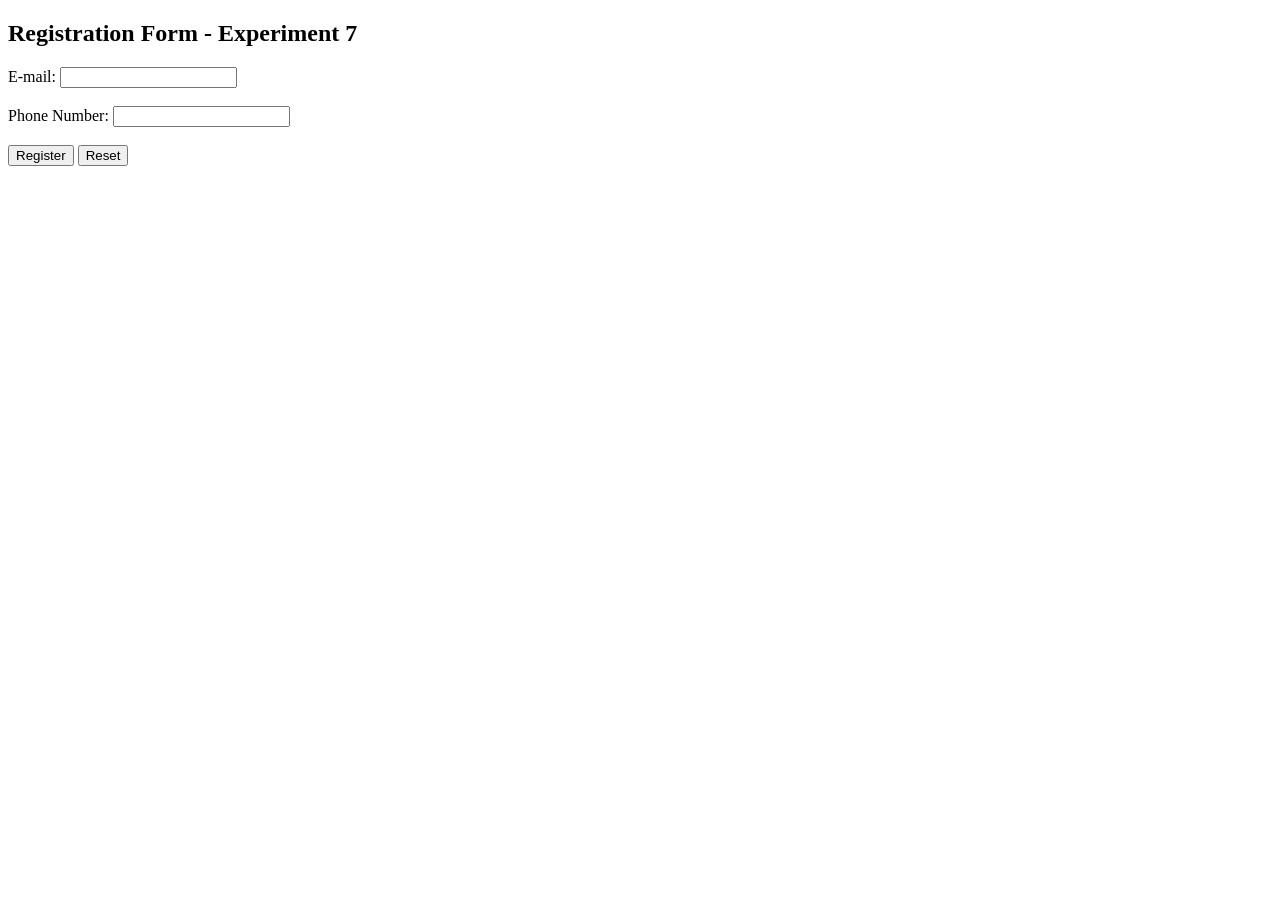
<file: index7.html>
<!DOCTYPE html>

<html lang="en">

    <head>

        <meta charset="UTF-8">

        <meta name="viewport" content="width=device-width, initial-scale=1.0">

        <title>Experiment 7 - E-mail and Phone Validation</title>

        <script>

            function validateForm() {

                const email = document.getElementById("email").value.trim();

                const phone = document.getElementById("phone").value.trim();



                // Basic standard e-mail pattern, e.g. student@example.com

                const emailPattern = /^[A-Za-z0-9._%+-]+@[A-Za-z0-9.-]+\.[A-Za-z]{2,}$/;

                const phonePattern = /^[0-9]{10}$/;



                if (!emailPattern.test(email)) {

                    alert("Please enter a valid e-mail address (name@domain.com).");

                    return false;

                }



                if (!phonePattern.test(phone)) {

                    alert("Phone number must contain exactly 10 digits.");

                    return false;

                }



                alert("E-mail and phone number are valid!");

                return true;

            }

        </script>

    </head>

    <body>

        <h2>Registration Form - Experiment 7</h2>

        <form onsubmit="return validateForm()">

            <label for="email">E-mail:</label>

            <input type="text" id="email" name="email" required>

            <br><br>



            <label for="phone">Phone Number:</label>

            <input type="tel" id="phone" name="phone" required>

            <br><br>



            <button type="submit">Register</button>

            <button type="reset">Reset</button>

        </form>

    </body>

</html>
</file>
<file: style1.css>
* {
    box-sizing: border-box;
}
body {
    font-family: Arial, Helvetica, sans-serif;
    background-color: #f4f4f4;
    margin: 0;
    padding: 30px;
}
.site-wrapper {
    max-width: 900px;
    margin: 0 auto;
    border: 1px solid #333;
}
.top-row {
    display: flex;
    border-bottom: 1px solid #333;
}
.logo-cell {
    width: 15%;
    background-color: #f6a35d;
    border-right: 1px solid #333;
    display: flex;
    align-items: center;
    justify-content: center;
    font-weight: bold;
    padding: 15px 0;
}
.sitename-cell {
    width: 85%;
    background-color: #f6a35d;
    display: flex;
    align-items: center;
    justify-content: center;
    font-weight: bold;
    font-size: 1.1em;
}
.nav-row {
    display: flex;
    border-bottom: 1px solid #333;
}

.nav-cell {
    flex: 1;
    background-color: #fcdcc0;
    text-align: center;
    padding: 12px 0;
    border-right: 1px solid #333;
}

.nav-cell:last-child {
    border-right: none;
}
.home-cell {
    width: 15%;
    flex: none;
}
.nav-row .nav-cell:not(.home-cell) {
    flex: 1;
}

/* Content row: sidebar + description */
.content-row {
    display: flex;
    min-height: 180px;
}

.sidebar {
    width: 15%;
    border-right: 1px solid #333;
    padding: 10px;
    background-color: #fff;
}

.sidebar-item {
    padding: 4px 0;
}

.description {
    width: 85%;
    display: flex;
    align-items: center;
    justify-content: center;
    color: #333;
    padding: 20px;
    text-align: center;
}
</file>
<file: style10.css>
/* =========================================
   SANJEET PORTFOLIO
   Theme: Midnight Navy + Electric Violet
   ========================================= */

/* 1. Variables and Reset */
:root {
    --bg: #080b14;
    --bg-alt: #0c1120;
    --surface: #11182a;
    --surface-light: #151e32;
    --border: rgba(148, 163, 184, 0.16);

    --text: #f1f5f9;
    --muted: #a1aec3;
    --accent: #818cf8;
    --accent-blue: #38bdf8;
    --accent-purple: #a78bfa;

    --radius: 18px;
    --container: 1120px;
    --transition: 0.25s ease;
}

* {
    margin: 0;
    padding: 0;
    box-sizing: border-box;
}

html {
    scroll-behavior: smooth;
    scroll-padding-top: 100px;
}

body {
    font-family: Inter, "Segoe UI", Arial, sans-serif;
    background: var(--bg);
    color: var(--text);
    line-height: 1.7;
    overflow-wrap: anywhere;
}

body::selection {
    background: var(--accent);
    color: white;
}

img {
    display: block;
    max-width: 100%;
}

a {
    color: inherit;
    text-decoration: none;
}

button,
input,
textarea {
    font: inherit;
}

button,
a {
    -webkit-tap-highlight-color: transparent;
}

a:focus-visible,
button:focus-visible,
input:focus-visible,
textarea:focus-visible {
    outline: 3px solid var(--accent-blue);
    outline-offset: 4px;
}

.container {
    width: min(var(--container), calc(100% - 48px));
    margin-inline: auto;
}

.section {
    padding: 105px 0;
    scroll-margin-top: 80px;
}

.section-alt {
    background:
        radial-gradient(ellipse at 10% 0%,
            rgba(99, 102, 241, 0.06),
            transparent 48%),
        var(--bg-alt);
}

/* 2. Enhanced Header and Navigation */

.header {
    position: sticky;
    top: 0;
    z-index: 100;
    background: rgba(8, 11, 20, 0.94);
    backdrop-filter: blur(22px);
    -webkit-backdrop-filter: blur(22px);
    border-bottom: 1px solid rgba(129, 140, 248, 0.22);
    box-shadow: 0 8px 30px rgba(0, 0, 0, 0.18);
}

.navbar {
    min-height: 92px;
    display: flex;
    align-items: center;
    justify-content: space-between;
    gap: 28px;
}

/* Bigger Logo */
.logo {
    font-size: 1.9rem;
    font-weight: 850;
    letter-spacing: -1.5px;
    white-space: nowrap;
    transition: transform 0.25s ease;
}

.logo:hover {
    transform: translateY(-2px);
}

.logo span {
    color: var(--accent-blue);
    text-shadow: 0 0 18px rgba(56, 189, 248, 0.45);
}

/* Navigation Links */
.nav-links {
    display: flex;
    align-items: center;
    justify-content: center;
    flex-wrap: wrap;
    gap: 23px;
}

.nav-links a {
    position: relative;
    color: #b8c3d6;
    font-size: 0.94rem;
    font-weight: 550;
    padding: 10px 0;
    transition: color 0.25s ease;
}

/* Animated underline */
.nav-links a::after {
    content: "";
    position: absolute;
    left: 0;
    bottom: 3px;
    width: 0;
    height: 2px;
    border-radius: 5px;
    background: linear-gradient(90deg,
            var(--accent-blue),
            var(--accent-purple));
    transition: width 0.25s ease;
}

.nav-links a:hover {
    color: #ffffff;
}

.nav-links a:hover::after {
    width: 100%;
}

/* Premium Contact Button */
.nav-cta {
    display: inline-flex;
    align-items: center;
    justify-content: center;
    padding: 12px 18px;
    border: 1px solid rgba(129, 140, 248, 0.45);
    border-radius: 12px;
    background: linear-gradient(135deg,
            rgba(56, 189, 248, 0.10),
            rgba(167, 139, 250, 0.12));
    color: #e9edff;
    font-size: 0.88rem;
    font-weight: 650;
    white-space: nowrap;
    transition: all 0.25s ease;
}

.nav-cta:hover {
    transform: translateY(-2px);
    border-color: var(--accent-blue);
    background: linear-gradient(135deg,
            rgba(56, 189, 248, 0.20),
            rgba(167, 139, 250, 0.20));
    box-shadow: 0 5px 22px rgba(99, 102, 241, 0.18);
}

/* Footer links remain unchanged */
.footer-links a {
    color: var(--muted);
    font-size: 0.83rem;
    transition: color 0.25s ease;
}

.footer-links a:hover {
    color: var(--accent-blue);
}

/* Responsive Header */
@media (max-width: 1000px) {
    .navbar {
        min-height: 82px;
        gap: 18px;
    }

    .nav-links {
        gap: 12px 18px;
    }
}

@media (max-width: 650px) {
    .navbar {
        min-height: 70px;
        padding-top: 12px;
        padding-bottom: 12px;
        gap: 12px;
    }

    .logo {
        font-size: 1.65rem;
    }

    .nav-links {
        order: 3;
        width: 100%;
        justify-content: flex-start;
        gap: 8px 18px;
        padding-top: 10px;
        border-top: 1px solid var(--border);
    }

    .nav-links a {
        font-size: 0.84rem;
    }

    .nav-cta {
        padding: 9px 12px;
        font-size: 0.78rem;
    }
}


/* 3. Hero Section */
.hero {
    min-height: 680px;
    padding-top: 100px;
    padding-bottom: 40px;
    display: flex;
    flex-direction: column;
    justify-content: center;
    position: relative;
    overflow: hidden;
    background:
        radial-gradient(ellipse at 80% 20%,
            rgba(99, 102, 241, 0.13),
            transparent 38%),
        radial-gradient(ellipse at 15% 70%,
            rgba(56, 189, 248, 0.06),
            transparent 36%),
        var(--bg);
}

.hero-grid {
    display: grid;
    grid-template-columns: 1.15fr 0.85fr;
    align-items: center;
    gap: 70px;
}

.eyebrow {
    color: var(--accent-blue);
    font-size: 0.76rem;
    font-weight: 750;
    letter-spacing: 2px;
    text-transform: uppercase;
    margin-bottom: 18px;
}

.hero .eyebrow {
    display: flex;
    align-items: center;
    gap: 10px;
    letter-spacing: 1px;
}

.status-dot {
    width: 8px;
    height: 8px;
    background: #34d399;
    border-radius: 50%;
    box-shadow: 0 0 12px rgba(52, 211, 153, 0.55);
}

.hero h1 {
    font-size: clamp(2.8rem, 5.3vw, 4.7rem);
    line-height: 1.1;
    letter-spacing: -3px;
    font-weight: 850;
}

.gradient-text {
    color: var(--accent-purple);
    background: linear-gradient(100deg,
            var(--accent-blue),
            var(--accent-purple));
    -webkit-background-clip: text;
    background-clip: text;
    -webkit-text-fill-color: transparent;
}

.outline-text {
    color: transparent;
    -webkit-text-stroke: 1.3px var(--accent);
}

.hero-subtitle {
    color: #d8e0ef;
    font-size: clamp(1.05rem, 2vw, 1.35rem);
    font-weight: 550;
    margin-top: 23px;
}

.hero-description {
    max-width: 570px;
    color: var(--muted);
    margin-top: 16px;
    font-size: 1rem;
}

.hero-actions {
    display: flex;
    flex-wrap: wrap;
    gap: 13px;
    margin-top: 30px;
}

.btn {
    display: inline-flex;
    align-items: center;
    justify-content: center;
    min-height: 48px;
    padding: 12px 19px;
    border: 1px solid transparent;
    border-radius: 11px;
    cursor: pointer;
    font-size: 0.9rem;
    font-weight: 700;
    transition: transform var(--transition),
        box-shadow var(--transition),
        background var(--transition);
}

.btn:hover {
    transform: translateY(-3px);
}

.btn-primary {
    color: #080b14;
    background: linear-gradient(110deg, #67e8f9, #a5b4fc);
    box-shadow: 0 8px 28px rgba(99, 102, 241, 0.15);
}

.btn-primary:hover {
    box-shadow: 0 12px 35px rgba(99, 102, 241, 0.3);
}

.btn-secondary {
    color: var(--text);
    border-color: var(--border);
    background: rgba(255, 255, 255, 0.025);
}

.btn-secondary:hover {
    background: var(--surface-light);
}

.social-links {
    display: flex;
    flex-wrap: wrap;
    gap: 23px;
    margin-top: 28px;
}

.social-links a {
    color: var(--muted);
    font-size: 0.9rem;
    border-bottom: 1px solid transparent;
    transition: color var(--transition),
        border-color var(--transition);
}

.social-links a:hover {
    color: var(--accent-blue);
    border-color: var(--accent-blue);
}

/* 4. Profile Picture */
.hero-visual {
    min-width: 0;
    min-height: 420px;
    display: flex;
    align-items: center;
    justify-content: center;
    position: relative;
}

.visual-glow {
    position: absolute;
    width: 330px;
    aspect-ratio: 1;
    border-radius: 50%;
    background: linear-gradient(135deg,
            rgba(56, 189, 248, 0.22),
            rgba(167, 139, 250, 0.18));
    filter: blur(55px);
}

.profile-frame {
    position: relative;
    z-index: 1;
    width: min(320px, 80%);
    aspect-ratio: 4 / 5;
    padding: 7px;
    border-radius: 150px 150px 32px 32px;
    border: 1px solid rgba(129, 140, 248, 0.55);
    background: linear-gradient(145deg,
            rgba(56, 189, 248, 0.2),
            rgba(167, 139, 250, 0.1));
    box-shadow: 0 25px 90px rgba(0, 0, 0, 0.4);
}

.profile-image {
    width: 100%;
    height: 100%;
    object-fit: cover;
    object-position: center;
    border-radius: inherit;
    background: var(--surface-light);
    color: var(--muted);
    text-align: center;
}

.floating-card {
    position: absolute;
    z-index: 2;
    display: flex;
    align-items: center;
    gap: 11px;
    padding: 13px 16px;
    border: 1px solid var(--border);
    border-radius: 14px;
    background: rgba(17, 24, 42, 0.92);
    box-shadow: 0 15px 40px rgba(0, 0, 0, 0.25);
    backdrop-filter: blur(12px);
}

.floating-card strong,
.floating-card small {
    display: block;
}

.floating-card strong {
    font-size: 0.79rem;
}

.floating-card small {
    color: var(--muted);
    font-size: 0.72rem;
}

.card-top {
    top: 55px;
    right: -8px;
}

.card-bottom {
    left: -15px;
    bottom: 52px;
}

.mini-icon,
.code-icon {
    display: grid;
    place-items: center;
    width: 38px;
    height: 38px;
    flex-shrink: 0;
    border-radius: 10px;
    color: var(--accent-blue);
    background: rgba(56, 189, 248, 0.1);
    font-weight: 800;
}

.hero-bottom {
    display: flex;
    justify-content: space-between;
    gap: 15px;
    margin-top: 75px;
    padding-top: 20px;
    border-top: 1px solid var(--border);
    color: #74829a;
    font-size: 0.69rem;
    letter-spacing: 1.5px;
}

/* 5. Section Headings */
.section-heading {
    max-width: 720px;
    margin-bottom: 43px;
}

.section-heading h2,
.contact-content h2 {
    font-size: clamp(2rem, 4vw, 3rem);
    line-height: 1.2;
    letter-spacing: -1.4px;
}

.section-description {
    margin-top: 15px;
    max-width: 620px;
    color: var(--muted);
}

/* 6. Glass Cards */
.glass-card {
    border: 1px solid var(--border);
    border-radius: var(--radius);
    background: linear-gradient(145deg,
            rgba(21, 30, 50, 0.85),
            rgba(14, 20, 35, 0.9));
    box-shadow: 0 12px 35px rgba(0, 0, 0, 0.08);
}

/* 7. About */
.about-grid {
    display: grid;
    grid-template-columns: 1.15fr 0.85fr;
    gap: 24px;
}

.about-card {
    padding: 31px;
}

.about-card h3 {
    font-size: 1.4rem;
    margin-bottom: 15px;
}

.about-card p {
    color: var(--muted);
    margin-top: 13px;
}

.about-highlights {
    display: grid;
    gap: 14px;
}

.highlight-card {
    padding: 19px 22px;
    transition: transform var(--transition),
        border-color var(--transition);
}

.highlight-card:hover {
    transform: translateY(-3px);
    border-color: rgba(129, 140, 248, 0.45);
}

.highlight-icon {
    color: var(--accent-blue);
    font-size: 1.4rem;
}

.highlight-card h3 {
    font-size: 1rem;
    margin-top: 4px;
}

.highlight-card p {
    color: var(--muted);
    font-size: 0.88rem;
    margin-top: 3px;
}

/* 8. Skills */
.skills-grid {
    display: grid;
    grid-template-columns: repeat(3, minmax(0, 1fr));
    gap: 18px;
}

.skill-card {
    padding: 25px;
    transition: transform var(--transition),
        border-color var(--transition);
}

.skill-card:hover {
    transform: translateY(-5px);
    border-color: rgba(129, 140, 248, 0.55);
}

.skill-number {
    color: var(--accent);
    font-size: 0.76rem;
    font-weight: 800;
    letter-spacing: 1px;
}

.skill-card h3 {
    margin: 13px 0 17px;
    font-size: 1.1rem;
}

.tags {
    display: flex;
    flex-wrap: wrap;
    gap: 8px;
}

.tags span {
    display: inline-flex;
    align-items: center;
    padding: 5px 10px;
    border: 1px solid rgba(129, 140, 248, 0.18);
    border-radius: 7px;
    color: #c6d1e4;
    background: rgba(129, 140, 248, 0.07);
    font-size: 0.75rem;
}

/* 9. Projects */
.projects-grid {
    display: grid;
    grid-template-columns: repeat(2, minmax(0, 1fr));
    gap: 24px;
}

.project-card {
    overflow: hidden;
    transition: transform var(--transition),
        border-color var(--transition);
}

.project-card:hover {
    transform: translateY(-5px);
    border-color: rgba(129, 140, 248, 0.45);
}

.project-visual {
    min-height: 215px;
    display: grid;
    place-items: center;
    padding: 25px;
    overflow: hidden;
}

.project-one {
    background: linear-gradient(135deg,
            #122d46,
            #25305d 55%,
            #342452);
}

.project-two {
    background: linear-gradient(135deg,
            #102b39,
            #17264a 55%,
            #30234e);
}

.project-three {
    background: linear-gradient(135deg,
            #28204a,
            #172b49 55%,
            #103b47);
}

.project-placeholder {
    width: 100%;
    min-height: 160px;
    display: flex;
    flex-direction: column;
    align-items: center;
    justify-content: center;
    gap: 8px;
    border: 1px solid rgba(255, 255, 255, 0.15);
    border-radius: 12px;
    background: rgba(8, 11, 20, 0.17);
}

.preview-label {
    color: #cbd5e1;
    font-size: 0.68rem;
    letter-spacing: 1.6px;
}

.preview-title {
    font-size: clamp(1.8rem, 4vw, 2.6rem);
    font-weight: 850;
    letter-spacing: -1px;
}

.preview-symbol {
    color: var(--accent-blue);
    font-size: 1.6rem;
}

.project-content {
    padding: 25px;
}

.project-type {
    color: var(--accent-blue);
    font-size: 0.7rem;
    font-weight: 750;
    letter-spacing: 1.3px;
}

.project-content h3 {
    margin: 8px 0;
    font-size: 1.35rem;
}

.project-content>p:not(.project-type) {
    color: var(--muted);
    font-size: 0.91rem;
    margin-bottom: 18px;
}

.project-links {
    display: flex;
    flex-wrap: wrap;
    gap: 18px;
    margin-top: 23px;
    padding-top: 17px;
    border-top: 1px solid var(--border);
}

.project-links a,
.text-link {
    color: #c4b5fd;
    font-size: 0.84rem;
    font-weight: 700;
    transition: color var(--transition);
}

.project-links a:hover,
.text-link:hover {
    color: var(--accent-blue);
}

/* 10. Certifications */
.cert-grid {
    display: grid;
    grid-template-columns: repeat(2, minmax(0, 1fr));
    gap: 22px;
}

.cert-card {
    display: grid;
    grid-template-columns: 150px 1fr;
    gap: 23px;
    padding: 22px;
    align-items: center;
}

.cert-preview {
    min-height: 155px;
    display: flex;
    flex-direction: column;
    justify-content: center;
    align-items: center;
    gap: 9px;
    border: 1px dashed rgba(129, 140, 248, 0.4);
    border-radius: 12px;
    background: rgba(129, 140, 248, 0.07);
    color: var(--muted);
    text-align: center;
    font-size: 0.65rem;
    letter-spacing: 1px;
}

.cert-icon {
    color: var(--accent-purple);
    font-size: 2.4rem;
}

.cert-content h3 {
    font-size: 1.03rem;
}

.cert-content p {
    color: var(--muted);
    font-size: 0.85rem;
    margin-top: 5px;
}

.cert-content .text-link {
    display: inline-block;
    margin-top: 15px;
}

.muted {
    color: var(--muted);
}

/* 11. Achievements Timeline */
.timeline {
    max-width: 820px;
    margin-left: 8px;
    padding-left: 28px;
    border-left: 1px solid rgba(129, 140, 248, 0.45);
}

.timeline-item {
    position: relative;
    margin-bottom: 22px;
}

.timeline-item:last-child {
    margin-bottom: 0;
}

.timeline-dot {
    position: absolute;
    left: -35px;
    top: 25px;
    width: 13px;
    height: 13px;
    border-radius: 50%;
    background: var(--accent-blue);
    border: 3px solid var(--bg);
    box-shadow: 0 0 14px rgba(56, 189, 248, 0.4);
}

.timeline-card {
    padding: 25px;
}

.timeline-card h3 {
    margin: 7px 0;
    font-size: 1.12rem;
}

.timeline-card p:not(.project-type) {
    color: var(--muted);
    margin-bottom: 10px;
}

/* 12. Education */
.education-card {
    display: flex;
    align-items: flex-start;
    gap: 25px;
    padding: 30px;
}

.education-mark {
    width: 68px;
    height: 68px;
    flex-shrink: 0;
    display: grid;
    place-items: center;
    border: 1px solid rgba(129, 140, 248, 0.3);
    border-radius: 17px;
    background: rgba(129, 140, 248, 0.1);
    color: var(--accent-blue);
    font-weight: 850;
    font-size: 1.2rem;
}

.education-card h3 {
    margin: 7px 0;
    font-size: 1.2rem;
}

.education-college {
    color: #d4dced;
}

.education-meta {
    display: flex;
    flex-wrap: wrap;
    gap: 10px 22px;
    margin-top: 17px;
    color: var(--muted);
    font-size: 0.84rem;
}

/* 13. Contact */
.contact-grid {
    display: grid;
    grid-template-columns: 0.9fr 1.1fr;
    gap: 65px;
    align-items: start;
}

.contact-content h2 {
    max-width: 520px;
}

.contact-content>p:not(.eyebrow) {
    margin-top: 18px;
    color: var(--muted);
}

.contact-detail {
    display: flex;
    align-items: center;
    gap: 15px;
    margin-top: 25px;
    min-width: 0;
}

.detail-icon {
    width: 44px;
    height: 44px;
    flex-shrink: 0;
    display: grid;
    place-items: center;
    border: 1px solid var(--border);
    border-radius: 12px;
    background: var(--surface);
    color: var(--accent-blue);
    font-weight: 800;
}

.contact-detail small {
    display: block;
    color: var(--muted);
    font-size: 0.67rem;
    letter-spacing: 1.3px;
}

.contact-detail a {
    display: inline-block;
    max-width: 100%;
    color: #e2e8f0;
    font-size: 0.9rem;
    overflow-wrap: anywhere;
    transition: color var(--transition);
}

.contact-detail a:hover {
    color: var(--accent-blue);
}

.contact-form {
    padding: 30px;
}

.contact-form h3 {
    font-size: 1.4rem;
}

.contact-form>p {
    font-size: 0.85rem;
    margin: 5px 0 22px;
}

.contact-form label {
    display: block;
    margin: 16px 0 7px;
    color: #dbe4f2;
    font-size: 0.85rem;
    font-weight: 600;
}

.contact-form input,
.contact-form textarea {
    width: 100%;
    min-width: 0;
    padding: 12px 14px;
    border: 1px solid var(--border);
    border-radius: 10px;
    background: #0b1020;
    color: var(--text);
    outline: none;
    transition: border-color var(--transition);
}

.contact-form input::placeholder,
.contact-form textarea::placeholder {
    color: #718099;
}

.contact-form input:focus,
.contact-form textarea:focus {
    border-color: var(--accent);
}

.contact-form textarea {
    min-height: 120px;
    resize: vertical;
}

.form-button {
    width: 100%;
    margin-top: 20px;
}

.contact-form .form-note {
    margin-top: 14px;
    font-size: 0.76rem;
    color: var(--muted);
}

/* 14. Footer */
.footer {
    border-top: 1px solid var(--border);
    background: #070a12;
    padding: 27px 0;
}

.footer-inner {
    display: flex;
    flex-wrap: wrap;
    justify-content: space-between;
    align-items: center;
    gap: 20px;
}

.footer-links {
    display: flex;
    flex-wrap: wrap;
    gap: 18px;
}

.footer-inner>p {
    width: 100%;
    text-align: center;
    color: #74829a;
    font-size: 0.8rem;
}

/* 15. Tablet */
@media (max-width: 1000px) {
    .navbar {
        padding-block: 15px;
        flex-wrap: wrap;
    }

    .nav-links {
        order: 3;
        width: 100%;
        padding-top: 10px;
        gap: 13px 20px;
    }

    .hero-grid {
        gap: 35px;
    }

    .hero h1 {
        letter-spacing: -2px;
    }

    .skills-grid {
        grid-template-columns: repeat(2, minmax(0, 1fr));
    }

    .cert-card {
        grid-template-columns: 1fr;
    }

    .cert-preview {
        min-height: 125px;
    }

    .contact-grid {
        gap: 35px;
    }
}

/* 16. Mobile */
@media (max-width: 650px) {
    .container {
        width: min(100% - 32px, var(--container));
    }

    .section {
        padding: 72px 0;
    }

    .navbar {
        min-height: 65px;
        gap: 10px;
    }

    .logo {
        font-size: 1.35rem;
    }

    .nav-cta {
        font-size: 0.75rem;
        padding: 8px 10px;
    }

    .nav-links {
        gap: 8px 17px;
        justify-content: flex-start;
    }

    .nav-links a {
        font-size: 0.79rem;
    }

    .hero {
        min-height: auto;
        padding-top: 65px;
    }

    .hero-grid {
        grid-template-columns: 1fr;
        gap: 30px;
    }

    .hero-content {
        order: 1;
    }

    .hero-visual {
        order: 2;
        min-height: 350px;
    }

    .hero h1 {
        font-size: clamp(2.5rem, 12vw, 3.7rem);
        letter-spacing: -1.8px;
    }

    .hero-description {
        font-size: 0.94rem;
    }

    .profile-frame {
        width: min(250px, 70%);
    }

    .visual-glow {
        width: 250px;
    }

    .card-top {
        top: 30px;
        right: 0;
    }

    .card-bottom {
        bottom: 25px;
        left: 0;
    }

    .floating-card {
        padding: 10px;
        gap: 8px;
    }

    .floating-card strong {
        font-size: 0.7rem;
    }

    .floating-card small {
        font-size: 0.65rem;
    }

    .mini-icon,
    .code-icon {
        width: 32px;
        height: 32px;
    }

    .hero-bottom {
        margin-top: 35px;
        flex-direction: column;
        font-size: 0.65rem;
    }

    .section-heading h2,
    .contact-content h2 {
        font-size: 2rem;
        letter-spacing: -0.8px;
    }

    .about-grid,
    .skills-grid,
    .projects-grid,
    .cert-grid,
    .contact-grid {
        grid-template-columns: 1fr;
    }

    .about-card,
    .skill-card,
    .project-content,
    .timeline-card,
    .education-card,
    .contact-form {
        padding: 22px;
    }

    .project-visual {
        min-height: 185px;
    }

    .cert-card {
        grid-template-columns: 110px minmax(0, 1fr);
        gap: 15px;
        padding: 15px;
    }

    .cert-preview {
        min-height: 130px;
        padding: 8px;
        font-size: 0.58rem;
    }

    .cert-content h3 {
        font-size: 0.95rem;
    }

    .timeline {
        padding-left: 23px;
    }

    .timeline-dot {
        left: -30px;
    }

    .education-card {
        flex-direction: column;
        gap: 18px;
    }

    .education-card h3 {
        font-size: 1.08rem;
    }

    .contact-grid {
        gap: 35px;
    }

    .footer-inner {
        flex-direction: column;
        justify-content: center;
        text-align: center;
    }

    .footer-links {
        justify-content: center;
    }

    .footer-inner>p {
        margin-top: 0;
    }
}

/* 17. Very Small Phones */
@media (max-width: 360px) {
    .hero-actions {
        flex-direction: column;
        align-items: stretch;
    }

    .hero-actions .btn {
        width: 100%;
    }

    .cert-card {
        grid-template-columns: 1fr;
    }

    .cert-preview {
        min-height: 110px;
    }

    .nav-links {
        gap: 8px 12px;
    }
}

/* 18. Respect Reduced Motion Preferences */
@media (prefers-reduced-motion: reduce) {
    html {
        scroll-behavior: auto;
    }

    *,
    *::before,
    *::after {
        animation-duration: 0.01ms !important;
        animation-iteration-count: 1 !important;
        transition-duration: 0.01ms !important;
    }
}
</file>
<file: style2.css>
* {
    box-sizing: border-box;
}

body {
    font-family: Arial, Helvetica, sans-serif;
    margin: 0;
    padding: 20px;
    background: #f5f5f5;
}

.site {
    max-width: 1000px;
    margin: 0 auto;
    border: 1px solid #333;
    background: #fff;
}

.header {
    display: flex;
    background: #f6b26b;
    border-bottom: 1px solid #333;
}

.logo {
    width: 160px;
    display: flex;
    align-items: center;
    justify-content: center;
    padding: 14px 0;
    border-right: 1px solid #333;
    font-weight: bold;
}

.site-name {
    flex: 1;
    display: flex;
    align-items: center;
    justify-content: center;
    font-size: 20px;
    font-weight: bold;
}

.nav {
    display: flex;
    background: #fbe0c4;
    border-bottom: 1px solid #333;
}

.nav div {
    flex: 1;
    text-align: center;
    padding: 10px 0;
    border-right: 1px solid #333;
    cursor: pointer;
}

.nav div:last-child {
    border-right: none;
}

.nav .home-cell {
    width: 160px;
    flex: none;
}

.body-row {
    display: flex;
    min-height: 400px;
}

.sidebar {
    width: 160px;
    border-right: 1px solid #333;
    padding: 16px 12px;
}

.sidebar div {
    margin-bottom: 28px;
    font-weight: 500;
}

.main-content {
    flex: 1;
    display: flex;
    align-items: center;
    justify-content: center;
    padding: 30px;
}

.login-box h2 {
    text-align: center;
    font-weight: normal;
    margin-bottom: 20px;
}

.form-row {
    display: flex;
    align-items: center;
    margin-bottom: 14px;
}

.form-row label {
    width: 110px;
    text-align: right;
    margin-right: 10px;
    font-size: 15px;
}

.form-row input {
    width: 220px;
    padding: 6px 8px;
    border: 2px solid #000;
    font-size: 14px;
}

.buttons {
    display: flex;
    justify-content: center;
    gap: 16px;
    margin-top: 20px;
}

.buttons button {
    padding: 8px 24px;
    border: 2px solid #c00000;
    background: #fff;
    color: #c00000;
    font-weight: bold;
    font-size: 15px;
    cursor: pointer;
}

.buttons button:hover {
    background: #fdeaea;
}
</file>
<file: cart4.css>
* {
    box-sizing: border-box;
}

body {
    font-family: Arial, Helvetica, sans-serif;
    margin: 0;
    padding: 20px;
    background: #f5f5f5;
}

.site {
    max-width: 1000px;
    margin: 0 auto;
    border: 1px solid #333;
    background: #fff;
}

.header {
    display: flex;
    background: #f6b26b;
    border-bottom: 1px solid #333;
}

.logo {
    width: 160px;
    display: flex;
    align-items: center;
    justify-content: center;
    padding: 14px 0;
    border-right: 1px solid #333;
    font-weight: bold;
}

.site-name {
    flex: 1;
    display: flex;
    align-items: center;
    justify-content: center;
    font-size: 20px;
    font-weight: bold;
}

.nav {
    display: flex;
    background: #fbe0c4;
    border-bottom: 1px solid #333;
}

.nav div {
    flex: 1;
    text-align: center;
    padding: 10px 0;
    border-right: 1px solid #333;
    cursor: pointer;
}

.nav div:last-child {
    border-right: none;
}

.nav .home-cell {
    width: 160px;
    flex: none;
}

.body-row {
    display: flex;
    min-height: 400px;
}

.sidebar {
    width: 160px;
    border-right: 1px solid #333;
    padding: 16px 12px;
}

.sidebar div {
    margin-bottom: 28px;
    font-weight: 500;
}

.main-content {
    flex: 1;
    padding: 20px;
}

.cart-table {
    width: 100%;
    border-collapse: collapse;
}

.cart-table th,
.cart-table td {
    border: 1px solid #333;
    padding: 10px 14px;
    text-align: left;
}

.cart-table th {
    background: #fbe0c4;
}

.total-row td {
    font-weight: bold;
}
</file>
<file: style5.css>
* {
  box-sizing: border-box;
  margin: 0;
  padding: 0;
}

body {
  font-family: Arial, sans-serif;
  background-color: #f2f2f2;
}

.form {
  width: 60%;
  margin: 30px auto;
  padding: 25px;
  border: 1px solid #000;
  background-color: white;
}

.form h2 {
  text-align: center;
  margin-bottom: 25px;
}

.form label {
  display: block;
  margin-top: 15px;
  margin-bottom: 5px;
  font-weight: bold;
}

.form input[type="text"],
.form input[type="password"],
.form input[type="email"],
.form select,
.form textarea {
  padding: 8px;
  margin-bottom: 10px;
}

.form input[type="text"],
.form input[type="password"],
.form input[type="email"],
.form textarea {
  width: 100%;
}

.form select {
  margin-right: 5px;
}

.form input[type="submit"],
.form input[type="reset"] {
  padding: 8px 20px;
  margin: 15px 5px 0 0;
  cursor: pointer;
}
</file>
